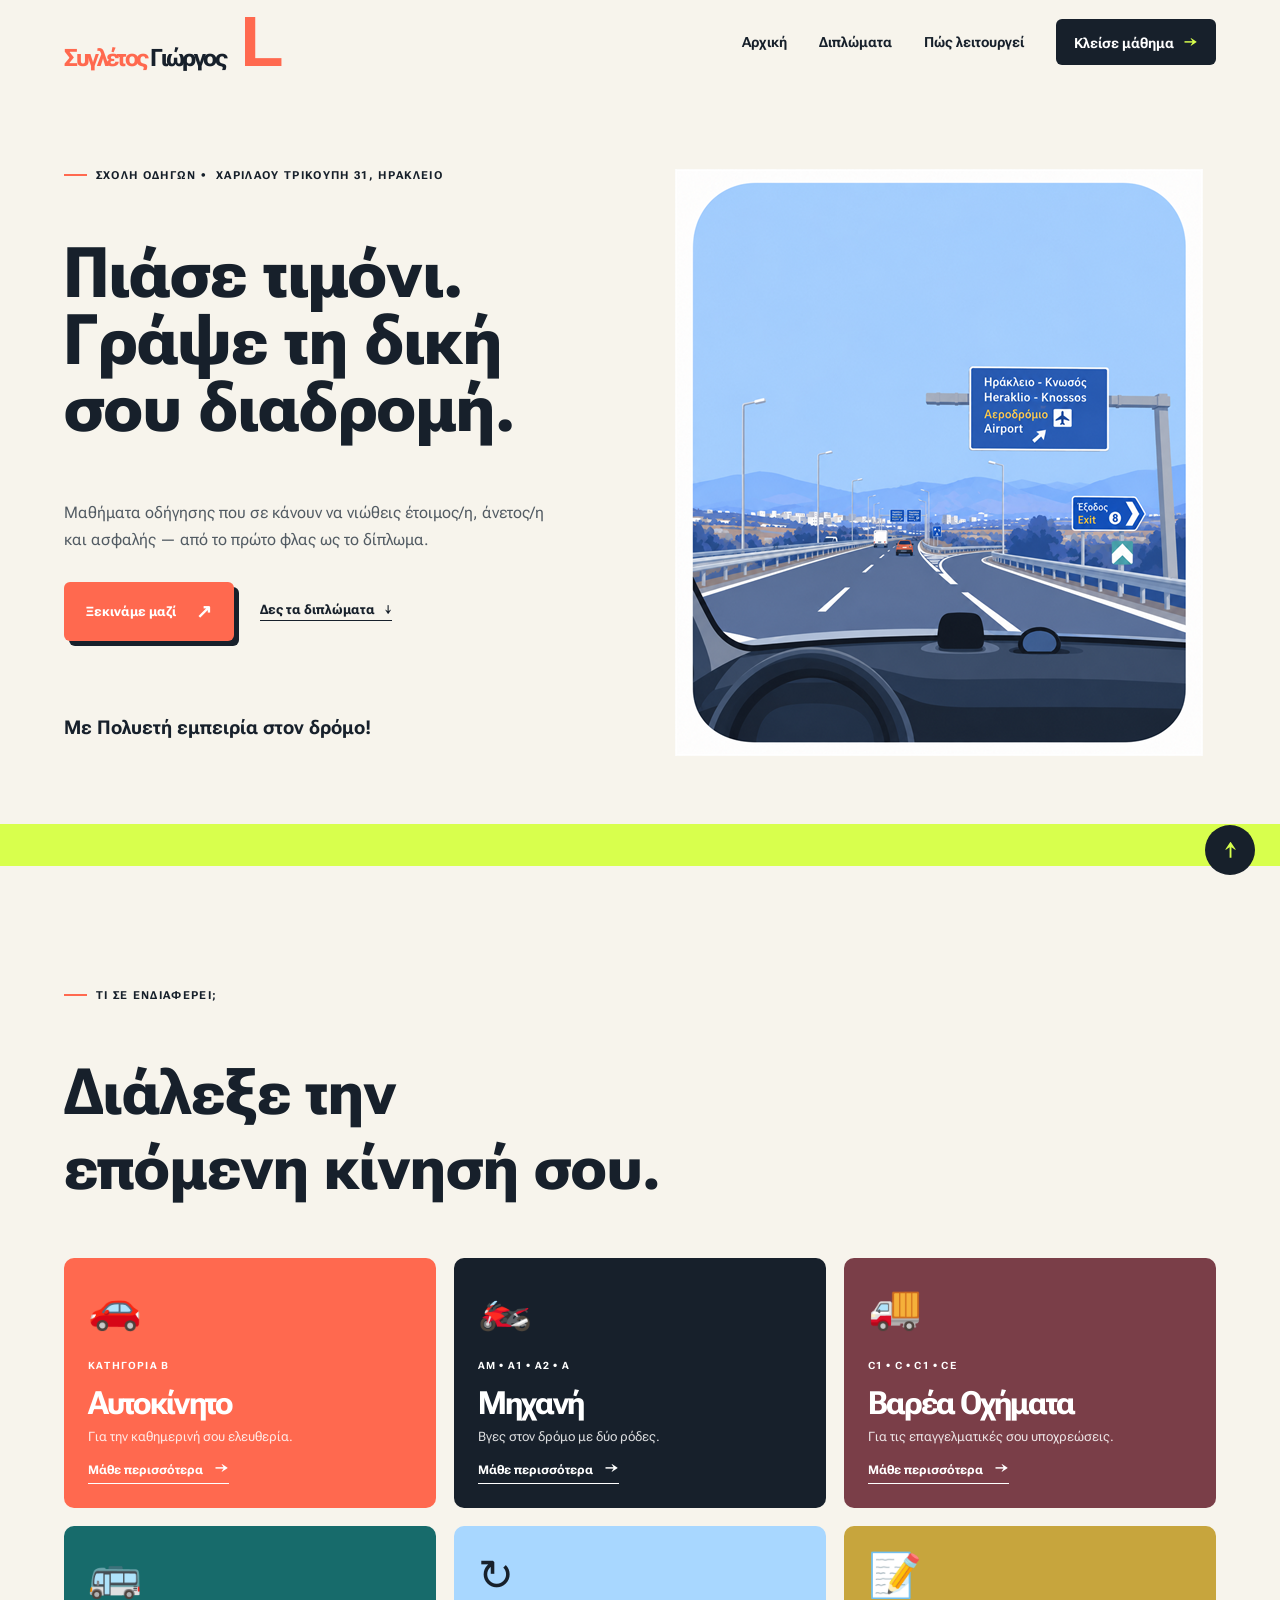
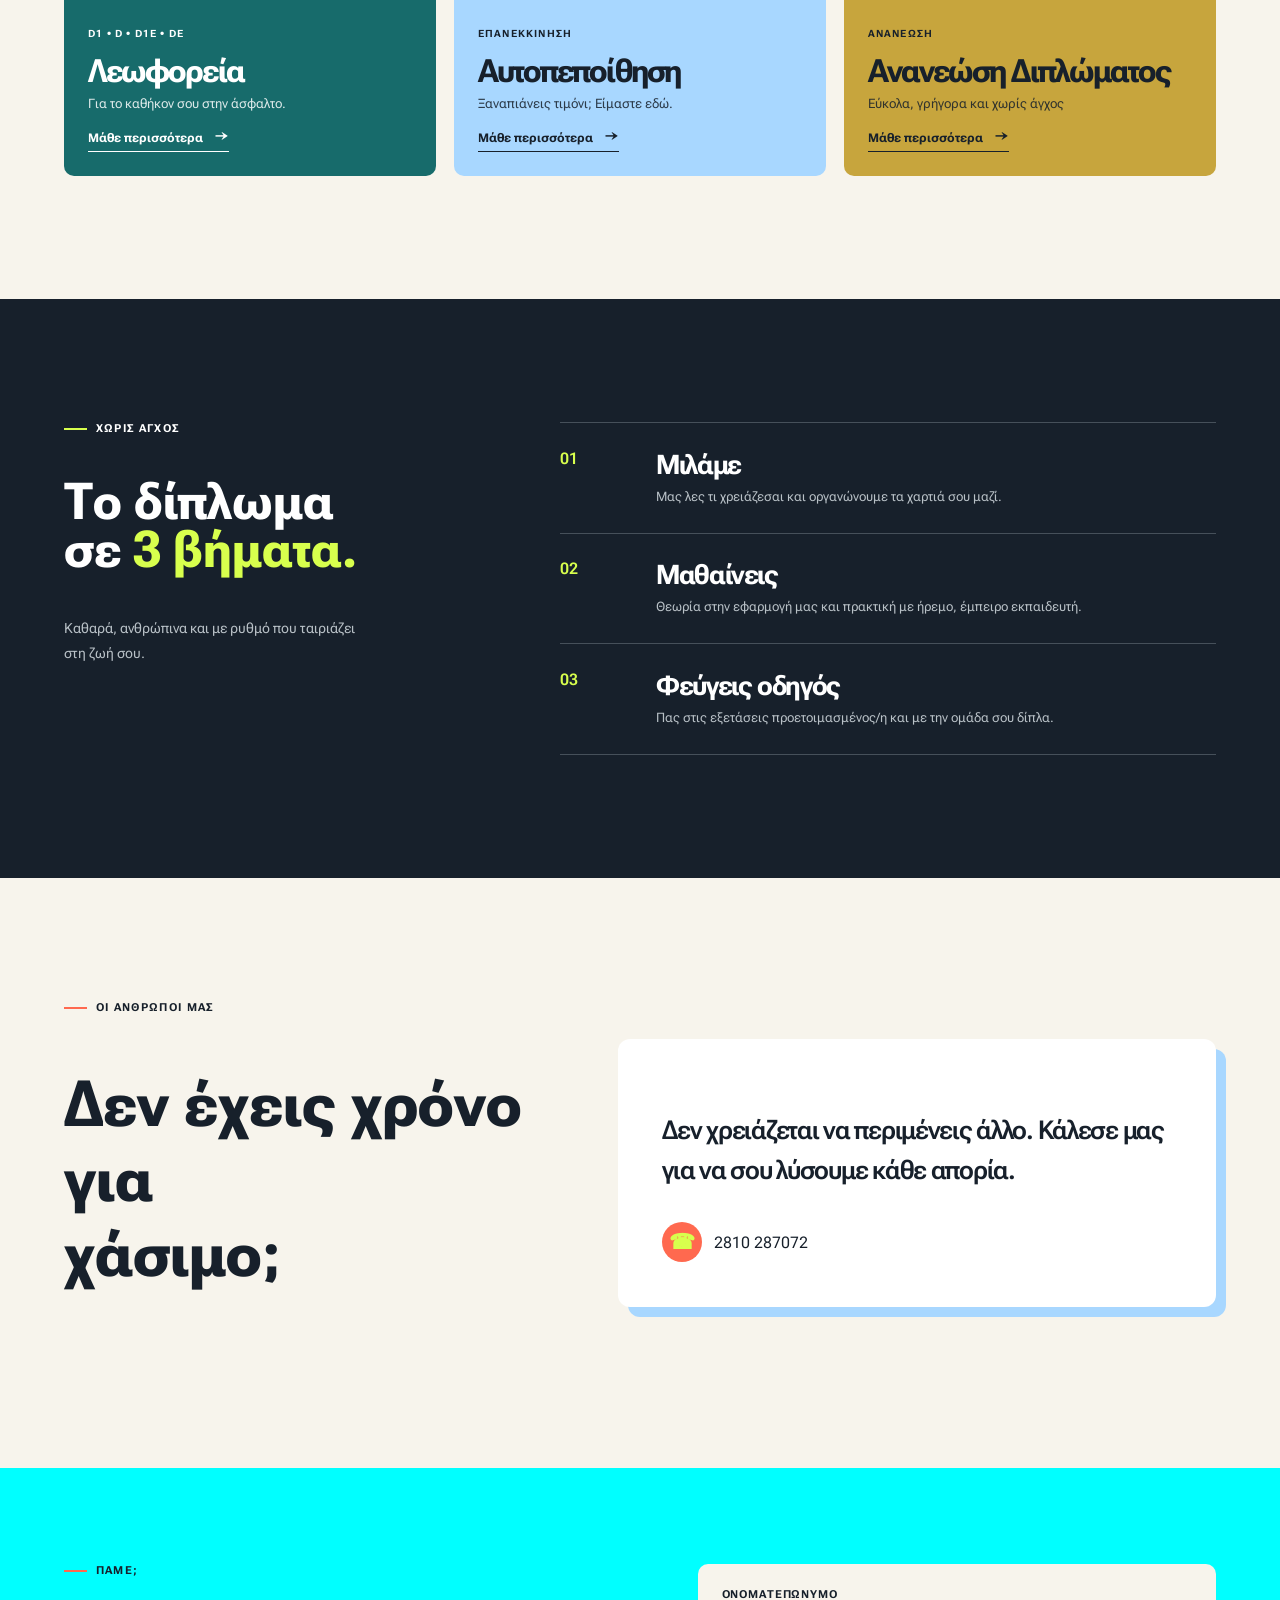
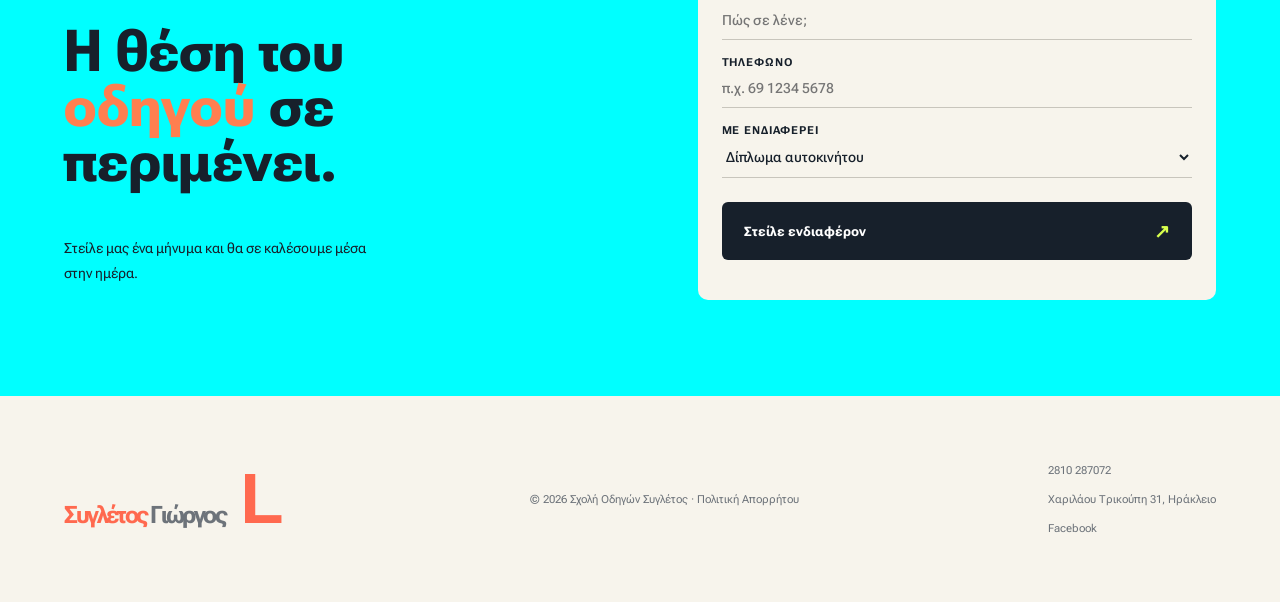
<file: index.html>
<!doctype html>
<html lang="el">
<head>
    <meta charset="UTF-8">
    <meta name="viewport" content="width=device-width, initial-scale=1.0">

    <meta name="description" content="DriveUp Ηράκλειο — Μαθήματα οδήγησης για δίπλωμα αυτοκινήτου και μηχανής, με σύγχρονο τρόπο.">

    <title>Sigletos | Sxoli Odigon</title>

 <link rel="preconnect" href="https://fonts.googleapis.com">
<link rel="preconnect" href="https://fonts.gstatic.com" crossorigin>

<link
  href="https://fonts.googleapis.com/css2?family=Roboto+Flex:opsz,wght@8..144,400..800&display=swap"
  rel="stylesheet"
>

    <link rel="stylesheet" href="styles.css">
</head>
<body>
  <a class="skip-link" href="#main">Πήγαινε στο περιεχόμενο</a>
  <header class="site-header">
    
    <a class="logo" href="#top" aria-label="DriveUp αρχική"><span>Συγλέτος </span>Γιώργος <span style="padding: 0px; font-weight: 700; text-transform: uppercase; cursor: text; line-height: 1.9; letter-spacing: -2.7px; word-spacing: 0px; font-family: 'Space Grotesk', sans-serif;" class="logo-dot">L</span> </a>
    <button class="menu-toggle" aria-expanded="false" aria-controls="primary-nav" aria-label="Άνοιγμα μενού"><span></span><span></span><span></span></button>
    <nav id="primary-nav" class="primary-nav" aria-label="Κύρια πλοήγηση">
      <a href="index.html">Αρχική</a>
      <a href="diploma.html">Διπλώματα</a>
      <a href="#how">Πώς λειτουργεί</a>
      
      <a href="contact.html" class="nav-cta">Κλείσε μάθημα <span>→</span></a>
    </nav>
  </header>

  <main id="main">
    <section class="hero" id="top">
      <div class="hero-copy">
        <p class="eyebrow"><span></span> Σχολή οδηγών •<a href="https://maps.app.goo.gl/XZADgtaQS1KhH8Uf9" class="tell"> Χαριλάου Τρικούπη 31, Ηράκλειο</a></p>
        <h1>Πιάσε τιμόνι.<br /><em>Γράψε</em> τη δική σου διαδρομή.</h1>
        <p class="hero-text">Μαθήματα οδήγησης που σε κάνουν να νιώθεις έτοιμος/η, άνετος/η και ασφαλής — από το πρώτο φλας ως το δίπλωμα.</p>
        <div class="hero-actions">
          <a class="button button-primary" href="#contact">Ξεκινάμε μαζί <span>↗</span></a>
          <a class="text-link" href="#courses">Δες τα διπλώματα <span>↓</span></a>
        </div>
        <div class="hero-stats" arial-label="Στατιστικά σχολής">
          <div><strong>Με Πολυετή εμπειρία στον δρόμο!</strong></div>
        </div>
      </div>
      <div class="voak"> <img src="pic/voak.png"></div>
    </section>

    <section class="ticker" aria-label="Παροχές">
      <div><span>ΠΡΑΚΤΙΚΑ ΜΑΘΗΜΑΤΑ <i>✦</i> ΕΥΕΛΙΚΤΟ ΩΡΑΡΙΟ <i>✦</i> ΟΠΙΣΘΟΓΩΝΙΕΣ (ΠΑΙΧΝΙΔΑΚΙ) <i>✦</i> ΔΙΠΛΑ ΣΟΥ ΣΕ ΚΑΘΕ ΣΤΡΟΦΗ <i>✦</i> ΠΡΑΚΤΙΚΑ ΜΑΘΗΜΑΤΑ <i>✦</i> ΕΥΕΛΙΚΤΟ ΩΡΑΡΙΟ <i>✦</i> ΗΡΕΜΙΑ ΣΤΟ ΤΙΜΟΝΙ<i>✦</i></span>
      <span>ΠΡΑΚΤΙΚΑ ΜΑΘΗΜΑΤΑ <i>✦</i> ΕΥΕΛΙΚΤΟ ΩΡΑΡΙΟ <i>✦</i> ΟΠΙΣΘΟΓΩΝΙΕΣ (ΠΑΙΧΝΙΔΑΚΙ) <i>✦</i> ΔΙΠΛΑ ΣΟΥ ΣΕ ΚΑΘΕ ΣΤΡΟΦΗ <i>✦</i> ΠΡΑΚΤΙΚΑ ΜΑΘΗΜΑΤΑ <i>✦</i> ΕΥΕΛΙΚΤΟ ΩΡΑΡΙΟ <i>✦</i> ΗΡΕΜΙΑ ΣΤΟ ΤΙΜΟΝΙ<i>✦</i></span>
         <span>ΠΡΑΚΤΙΚΑ ΜΑΘΗΜΑΤΑ <i>✦</i> ΕΥΕΛΙΚΤΟ ΩΡΑΡΙΟ <i>✦</i> ΟΠΙΣΘΟΓΩΝΙΕΣ (ΠΑΙΧΝΙΔΑΚΙ) <i>✦</i> ΔΙΠΛΑ ΣΟΥ ΣΕ ΚΑΘΕ ΣΤΡΟΦΗ <i>✦</i> ΠΡΑΚΤΙΚΑ ΜΑΘΗΜΑΤΑ <i>✦</i> ΕΥΕΛΙΚΤΟ ΩΡΑΡΙΟ <i>✦</i> ΗΡΕΜΙΑ ΣΤΟ ΤΙΜΟΝΙ<i>✦</i></span>
      </div>
    </section>

    <section class="courses section" id="courses">
      <div class="section-heading"><p class="eyebrow"><span></span> Τι σε ενδιαφέρει;</p><h2>Διάλεξε την<br /><em>επόμενη</em> κίνησή σου.</h2></div>
      <div class="course-grid">
        <article class="course-card course-car" id="course-car"><div class="course-icon">🚗</div><p>ΚΑΤΗΓΟΡΙΑ Β</p><h3>Αυτοκίνητο</h3><span>Για την καθημερινή σου ελευθερία.</span><a href="diploma.html#course-car" aria-label="Ενδιαφέρομαι για δίπλωμα αυτοκινήτου">Μάθε περισσότερα <b>→</b></a></article>
        <article class="course-card course-bike" id="course-bike"><div class="course-icon">🏍️</div><p>ΑΜ • Α1 • Α2 • Α</p><h3>Μηχανή</h3><span>Βγες στον δρόμο με δύο ρόδες.</span><a href="diploma.html#course-bike" aria-label="Ενδιαφέρομαι για δίπλωμα μηχανής">Μάθε περισσότερα <b>→</b></a></article>
        <article class="course-card course-truck" id="course-truck"><div class="course-icon">🚚</div><p>C1 • C • C1 • CE</p><h3>Βαρέα Οχήματα</h3><span>Για τις επαγγελματικές σου υποχρεώσεις.</span><a href="diploma.html#course-truck" aria-label="Ενδιαφέρομαι για δίπλωμα μηχανής">Μάθε περισσότερα <b>→</b></a></article>
        <article class="course-card course-bus" id="course-bus"><div class="course-icon">🚌</div><p>D1 • D • D1E • DE</p><h3>Λεωφορεία</h3><span>Για το καθήκον σου στην άσφαλτο.</span><a href="diploma.html#course-bus" aria-label="Ενδιαφέρομαι για δίπλωμα μηχανής">Μάθε περισσότερα <b>→</b></a></article>
        <article class="course-card course-refresh"><div class="course-icon">↻</div><p>ΕΠΑΝΕΚΚΙΝΗΣΗ</p><h3>Αυτοπεποίθηση</h3><span>Ξαναπιάνεις τιμόνι; Είμαστε εδώ.</span><a href="contact.html" aria-label="Ενδιαφέρομαι για μαθήματα επανεκκίνησης">Μάθε περισσότερα <b>→</b></a></article>
      <article class="course-card course-refresh1"><div class="course-icon">📝</div><p>ΑΝΑΝΕΩΣΗ </p><h3>Ανανεώση Διπλώματος</h3><span>Εύκολα, γρήγορα και χωρίς άγχος</span><a href="contact.html" aria-label="Ενδιαφέρομαι για μαθήματα επανεκκίνησης">Μάθε περισσότερα <b>→</b></a></article>
      </div>
    </section>

    <section class="how section" id="how">
      <div class="how-intro"><p class="eyebrow light"><span></span> Χωρίς άγχος</p><h2 class="ho1">Το δίπλωμα<br />σε <em>3 βήματα.</em></h2><p>Καθαρά, ανθρώπινα και με ρυθμό που ταιριάζει στη ζωή σου.</p></div>
      <ol class="steps">
        <li><span>01</span><div><h3>Μιλάμε</h3><p>Μας λες τι χρειάζεσαι και οργανώνουμε τα χαρτιά σου μαζί.</p></div></li>
        <li><span>02</span><div><h3>Μαθαίνεις</h3><p>Θεωρία στην εφαρμογή μας και πρακτική με ήρεμο, έμπειρο εκπαιδευτή.</p></div></li>
        <li><span>03</span><div><h3>Φεύγεις οδηγός</h3><p>Πας στις εξετάσεις προετοιμασμένος/η και με την ομάδα σου δίπλα.</p></div></li>
      </ol>
    </section>

    <section class="reviews section" id="reviews">
      <div class="section-heading"><p class="eyebrow"><span></span> Οι άνθρωποί μας</p><h2>Δεν έχεις χρόνο για<br /><em>χάσιμο;</em></h2></div>
      <div class="quote-card"><div class="quote-mark"></div><blockquote>Δεν χρειάζεται να περιμένεις άλλο. Κάλεσε μας για να σου λύσουμε κάθε απορία.</blockquote>
        <div class="reviewer"><div class="avatar">☎</div>
          <a href="tel:+302810287072"  class="tell">2810 287072</a> </div></div>
    </section>

    <section class="contact" id="contact">
      <div><p class="eyebrow"><span></span> Πάμε;</p><h2 class="dr">Η θέση του<br /><em class="em1">οδηγού</em> σε περιμένει.</h2><p>Στείλε μας ένα μήνυμα και θα σε καλέσουμε μέσα στην ημέρα.</p></div>
      <form class="contact-form js-contact-form"
      action="https://formspree.io/f/meaedwek"
      method="post">

    <label>
        Ονοματεπώνυμο
        <input type="text"
               name="name"
               placeholder="Πώς σε λένε;"
               required />
    </label>

    <label>
        Τηλέφωνο
        <input type="tel"
               name="phone"
               placeholder="π.χ. 69 1234 5678"
               required />
    </label>

    <label>
              Με ενδιαφέρει
              <select name="course" id="course" required>
                  <option value="Δίπλωμα αυτοκινήτου">Δίπλωμα αυτοκινήτου</option>
            <option value="Δίπλωμα μηχανής">Δίπλωμα μηχανής</option>
          <option value="Δίπλωμα Βαρέων Οχημάτων">Δίπλωμα Βαρέων Οχημάτων</option>
            <option value="Μαθήματα επανεκκίνησης">Μαθήματα επανεκκίνησης</option>
          <option value="Ανανέωση Διπλώματος">Ανανέωση Διπλώματος</option>
            <option value="Άλλο">Άλλο</option>
              </select>
          </label>

    <label id="other_course_wrapper" style="display: none;">
              Γράψε μας τι σε ενδιαφέρει

              <textarea
                  id="other_course"
                  name="other_course"
                  placeholder="Περιέγραψε τι ακριβώς χρειάζεσαι..."
                  minlength="3" class="other"
              ></textarea>
          </label>

    <button class="button button-dark" type="submit">
        Στείλε ενδιαφέρον <span>↗</span>
    </button>

    <p class="form-message" aria-live="polite"></p>

</form>
    </section>
  </main>
  <footer>
    <a class="logo" href="#top">
      <span>Συγλέτος</span> Γιώργος
      <span style="padding: 0px; font-weight: 700; text-transform: uppercase; cursor: text; line-height: 1.9; letter-spacing: -2.7px; word-spacing: 0px; font-family: 'Space Grotesk', sans-serif;" class="logo-dot">L</span>
    </a>
    <p>
        &copy; 2026 Σχολή Οδηγών Συγλέτος ·
        <a href="privacy.html">Πολιτική Απορρήτου</a>
    </p>
    <div>
      <a href="tel:+302810287072"  class="tell">2810 287072</a>
    <a href="https://maps.app.goo.gl/XZADgtaQS1KhH8Uf9" class="tell">Χαριλάου Τρικούπη 31, Ηράκλειο</a>
      <a href="https://www.facebook.com/profile.php?id=100080358432239">Facebook</a>
    </div></footer>
<a href="#" class="btn btn-brand back-to-top">↑</a>
<script src="script.js" defer></script>
</body>
</html>
</file>
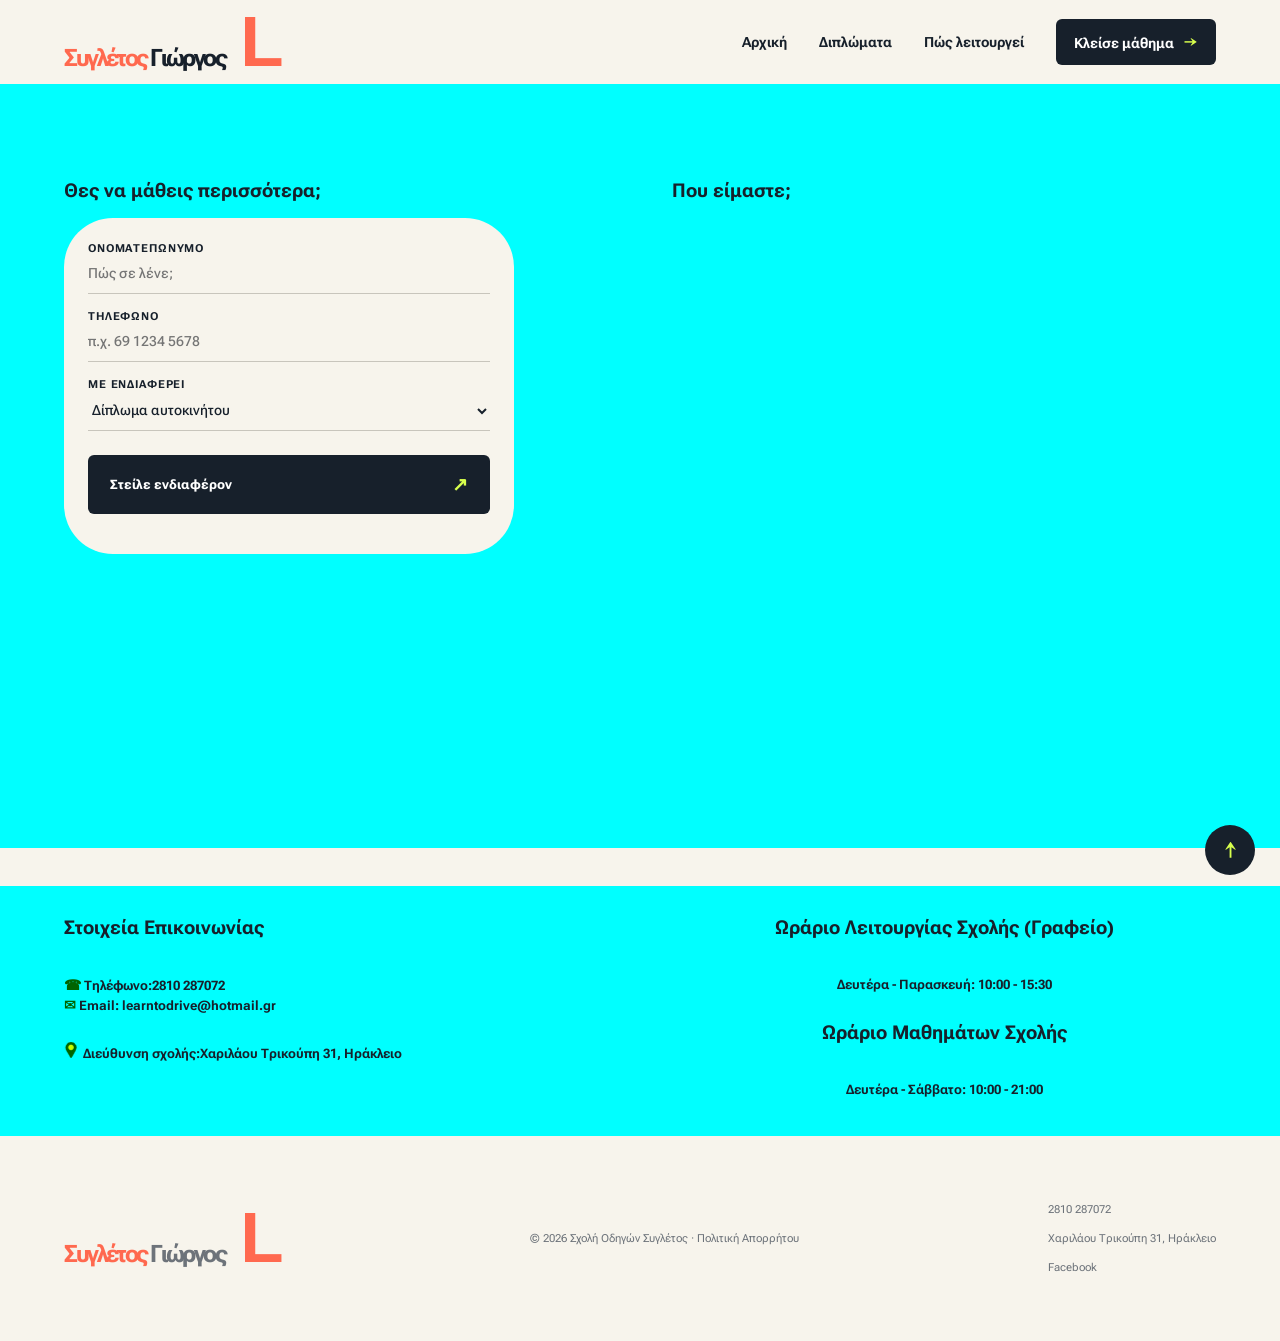
<file: contact.html>
<!doctype html>
<html lang="el">
<head>
  <meta charset="UTF-8" />
  <meta name="viewport" content="width=device-width, initial-scale=1.0">
  <meta name="description" content="DriveUp Ηράκλειο — Μαθήματα οδήγησης για δίπλωμα αυτοκινήτου και μηχανής, με σύγχρονο τρόπο." />
  <title>Sigletos | Contact</title>
  <link rel="preconnect" href="https://fonts.googleapis.com">
<link rel="preconnect" href="https://fonts.gstatic.com" crossorigin>

<link
  href="https://fonts.googleapis.com/css2?family=Roboto+Flex:opsz,wght@8..144,400..800&display=swap"
  rel="stylesheet"
>
  <link rel="stylesheet" href="styles.css" />
</head>
<body>
    <a class="skip-link" href="#main">Πήγαινε στο περιεχόμενο</a>
  <header class="site-header">
    
    <a class="logo" href="index.html"><span>Συγλέτος </span>Γιώργος <span style="padding: 0px; font-weight: 700; text-transform: uppercase; cursor: text; line-height: 1.9; letter-spacing: -2.7px; word-spacing: 0px; font-family: 'Space Grotesk', sans-serif;" class="logo-dot">L</span> </a>
    <button class="menu-toggle" aria-expanded="false" aria-controls="primary-nav" aria-label="Άνοιγμα μενού"><span></span><span></span><span></span></button>
    <nav id="primary-nav" class="primary-nav" aria-label="Κύρια πλοήγηση">
        <a href="index.html">Αρχική</a>
      <a href="diploma.html">Διπλώματα</a>
      <a href="index.html#how">Πώς λειτουργεί</a>
      
      <a href="contact.html" class="nav-cta">Κλείσε μάθημα <span>→</span></a>
    </nav>
  </header>
    <div class="con">
        <h3 class="loc">Θες να μάθεις περισσότερα;</h3>
            <form class="cona js-contact-form"
            action="https://formspree.io/f/meaedwek"
            method="post">

          <label>
              Ονοματεπώνυμο
              <input type="text"
                     name="name"
                     placeholder="Πώς σε λένε;"
                     required />
          </label>

          <label>
              Τηλέφωνο
              <input type="tel"
                     name="phone"
                     placeholder="π.χ. 69 1234 5678"
                     required />
          </label>

          <label>
              Με ενδιαφέρει
              <select name="course" id="course" required>
                  <option value="Δίπλωμα αυτοκινήτου">Δίπλωμα αυτοκινήτου</option>
            <option value="Δίπλωμα μηχανής">Δίπλωμα μηχανής</option>
          <option value="Δίπλωμα Βαρέων Οχημάτων">Δίπλωμα Βαρέων Οχημάτων</option>
            <option value="Μαθήματα επανεκκίνησης">Μαθήματα επανεκκίνησης</option>
          <option value="Ανανέωση Διπλώματος">Ανανέωση Διπλώματος</option>
            <option value="Άλλο">Άλλο</option>
              </select>
          </label>

          <label id="other_course_wrapper" style="display: none;">
              Γράψε μας τι σε ενδιαφέρει

              <textarea
                  id="other_course"
                  name="other_course"
                  placeholder="Περιέγραψε τι ακριβώς χρειάζεσαι..."
                  minlength="3" class="other"
              ></textarea>
          </label>

          <button class="button button-dark" type="submit">
              Στείλε ενδιαφέρον <span>↗</span>
          </button>

          <p class="form-message" aria-live="polite"></p>

      </form>
        <h3 class="loca">Που είμαστε;</h3>
     <iframe
    class="google-map"
    src="https://www.google.com/maps/embed?pb=!1m18!1m12!1m3!1d3254.8735007279515!2d25.133495975282525!3d35.33396264897309!2m3!1f0!2f0!3f0!3m2!1i1024!2i768!4f13.1!3m3!1m2!1s0x149a5a2a1bb08129%3A0x86a9fa6af0619bc6!2zzqfOsc-BLiDOpM-BzrnOus6_z43PgM63IDMxLCDOl8-BzqzOus67zrXOuc6_IDcxMyAwNiwgzpXOu867zqzOtM6x!5e0!3m2!1sel!2sat!4v1788269536653!5m2!1sel!2sat"
    width="754"
    height="600"
    allowfullscreen
    loading="lazy"
    referrerpolicy="strict-origin-when-cross-origin"
    title="Τοποθεσία σχολής οδηγών">
</iframe>
    </div>
	<br>
	<br>
    <div class="con con1">
        <h3 class="loca1">Στοιχεία Επικοινωνίας</h3>
		<h5 class="loca2"><span class="loca21">☎</span> Τηλέφωνο:<a href="tel:+302810287072"  class="tell">2810 287072</a></h5>
		<h5 class="loca4"><img src="pic/location-2955_24.png" class="loca41"> Διεύθυνση σχολής:<a href="https://maps.app.goo.gl/XZADgtaQS1KhH8Uf9" class="tell">Χαριλάου Τρικούπη 31, Ηράκλειο</a></h5>
		<h5 class="loca3"><span class="loca21">✉</span> Email:<a href="mailto:learntodrive@hotmail.gr" class="tell"> learntodrive@hotmail.gr</a></h5>
		<h3 class="loca5">Ωράριο Λειτουργίας Σχολής (Γραφείο)</h3>
		<h5 class="loca6">Δευτέρα - Παρασκευή: 10:00 - 15:30</h5>
		<h3 class="loca7">Ωράριο Μαθημάτων Σχολής</h3>
		<h5 class="loca8">Δευτέρα - Σάββατο: 10:00 - 21:00</h5>
    </div>
	
    <footer>
		<a class="logo" href="index.html"><span>Συγλέτος</span> Γιώργος
			<span style="padding: 0px; font-weight: 700; text-transform: uppercase; cursor: text; line-height: 1.9; letter-spacing: -2.7px; word-spacing: 0px; font-family: 'Space Grotesk', sans-serif;" class="logo-dot">L</span></a>
		<p>
        &copy; 2026 Σχολή Οδηγών Συγλέτος ·
        <a href="privacy.html">Πολιτική Απορρήτου</a>
    </p>
  <div>
      <a href="tel:+302810287072"  class="tell">2810 287072</a>
    <a href="https://maps.app.goo.gl/XZADgtaQS1KhH8Uf9" class="tell">Χαριλάου Τρικούπη 31, Ηράκλειο</a>
      <a href="https://www.facebook.com/profile.php?id=100080358432239">Facebook</a>
    </div></footer>
<a href="#" class="btn btn-brand back-to-top">↑</a>
<script src="script.js" defer></script>
</body>
</html>
</file>
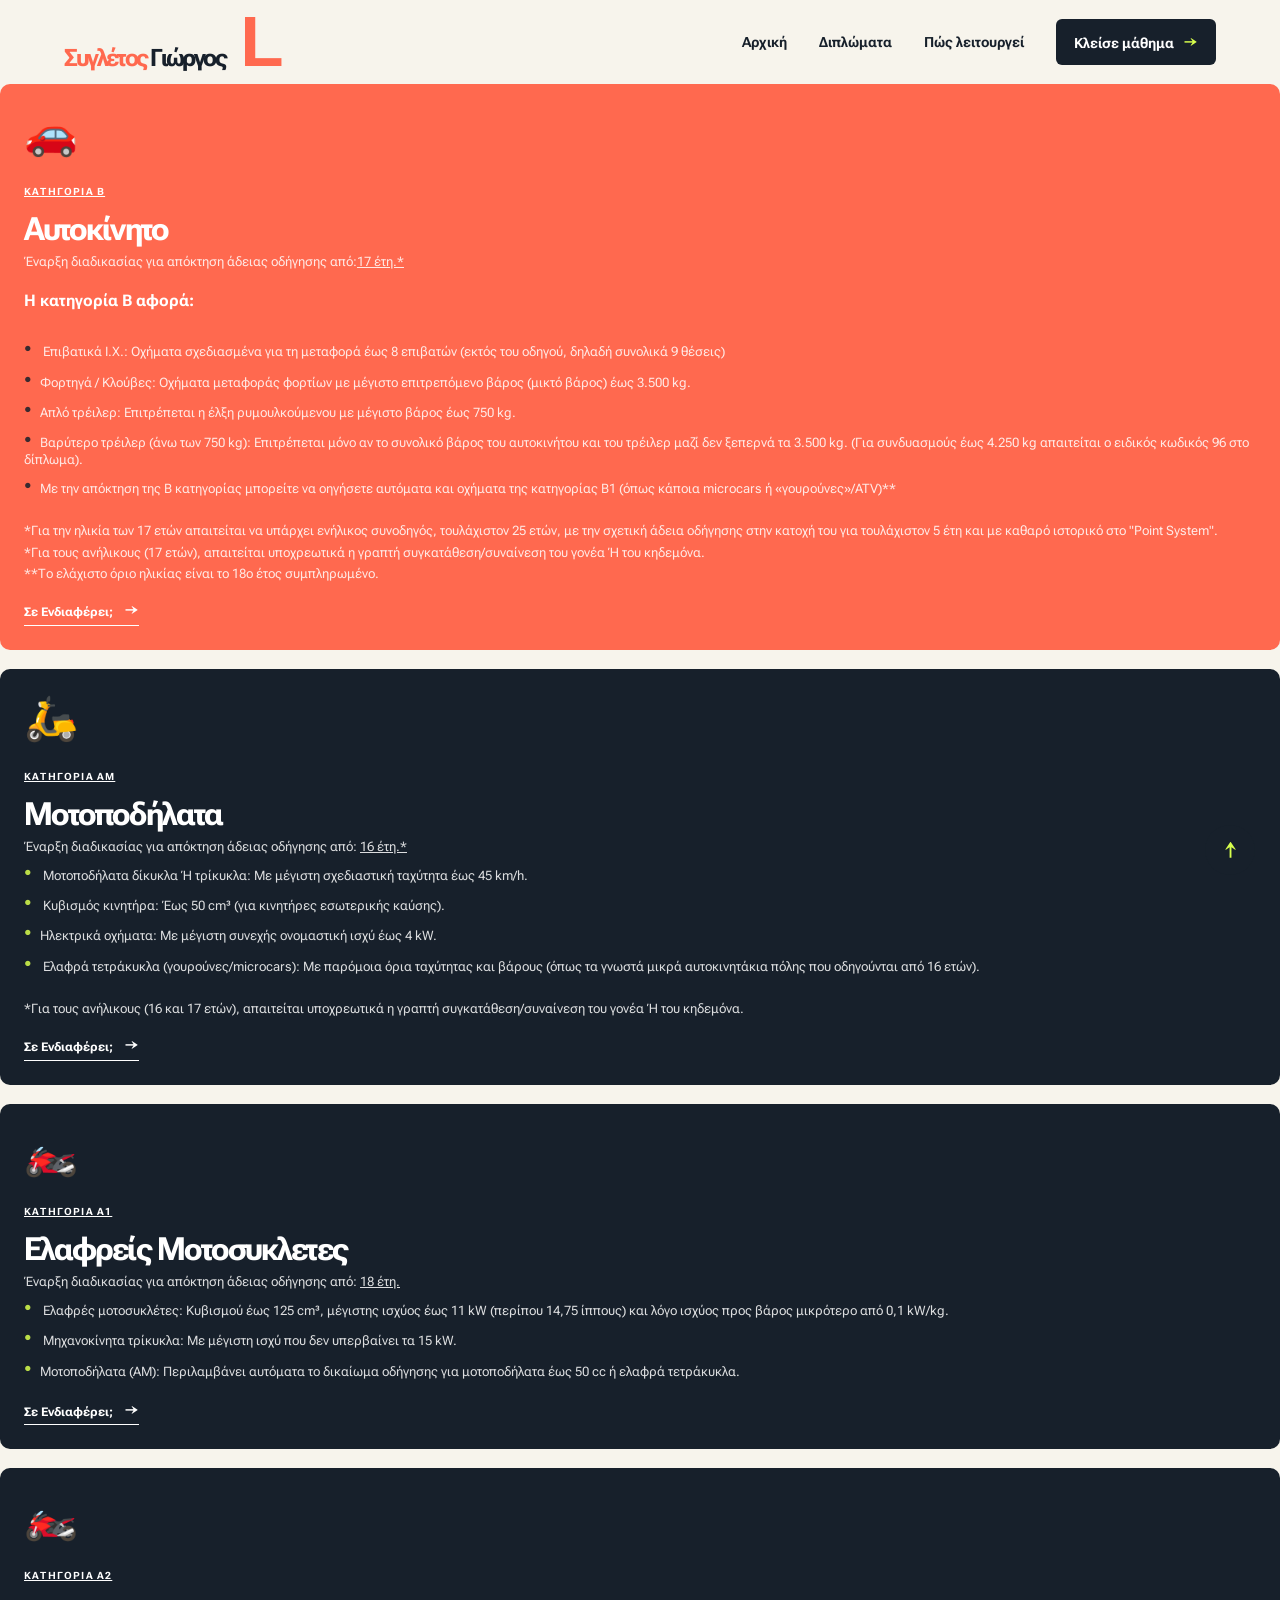
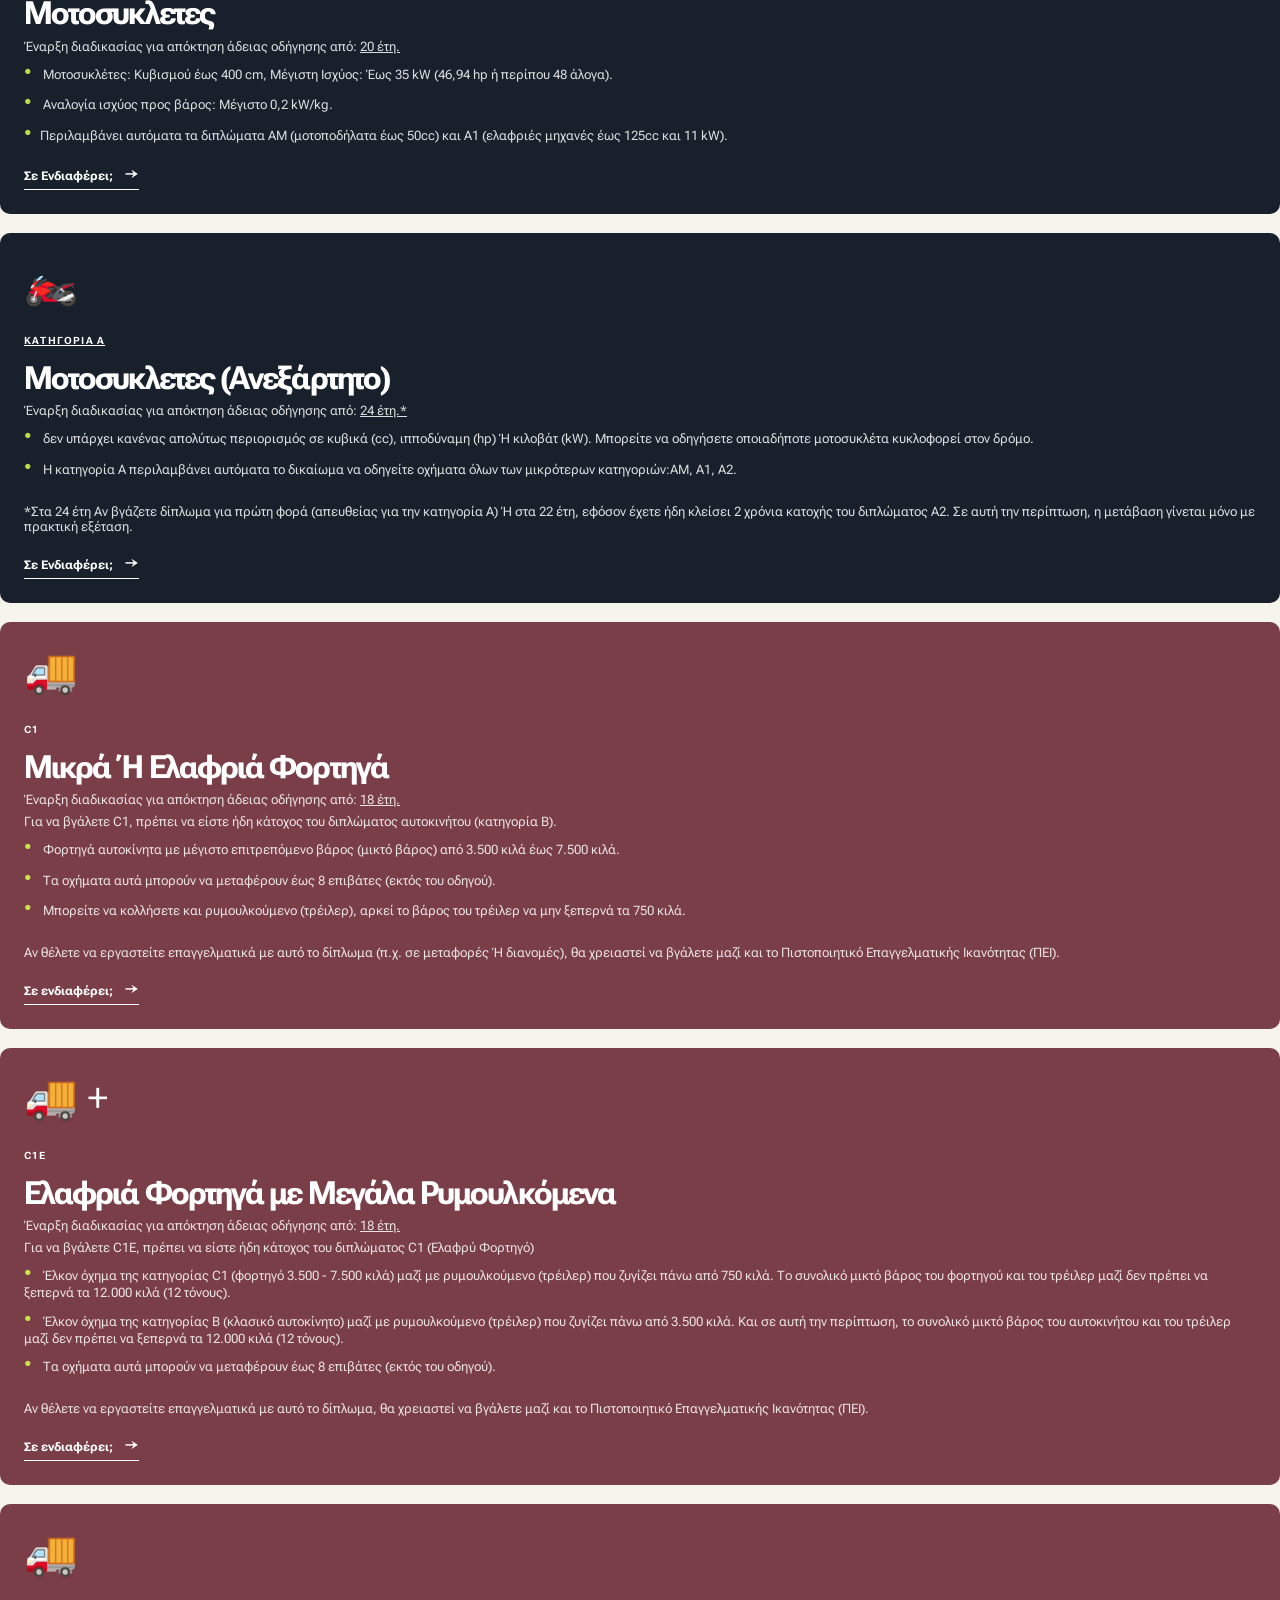
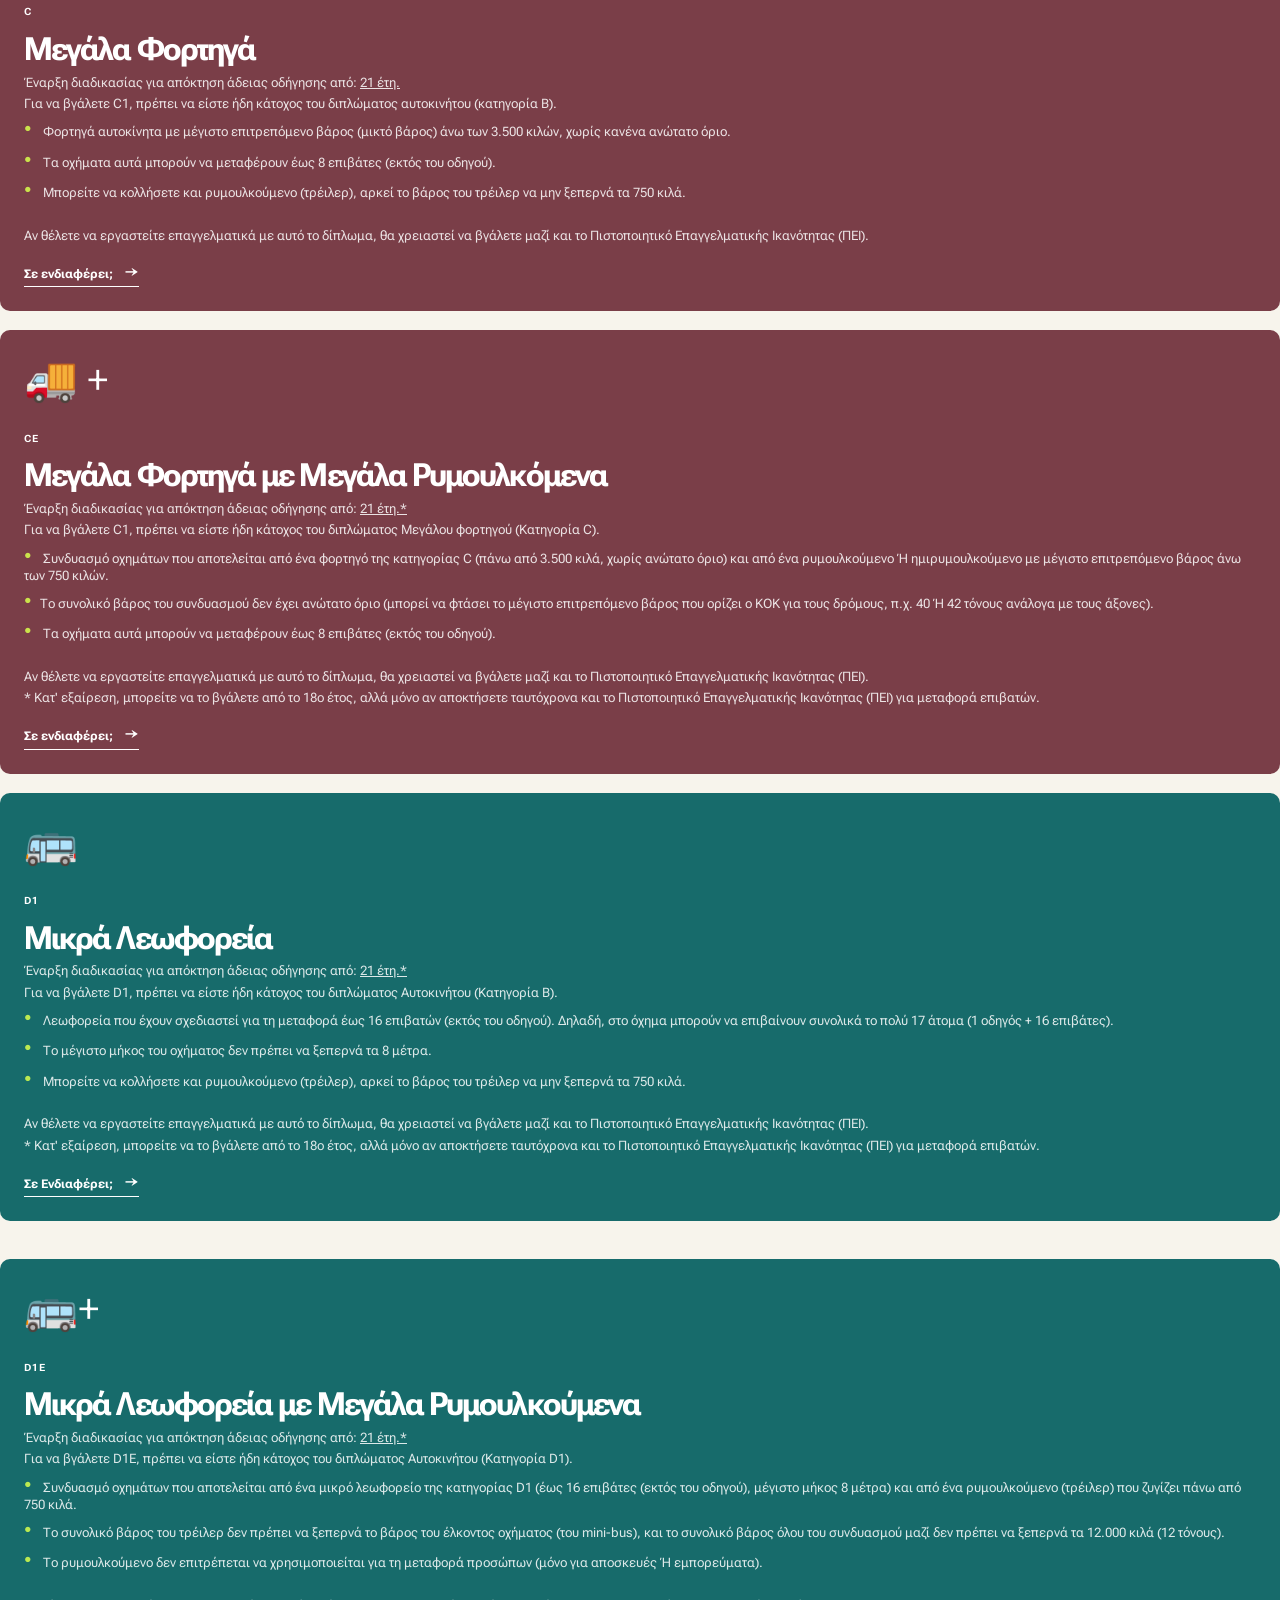
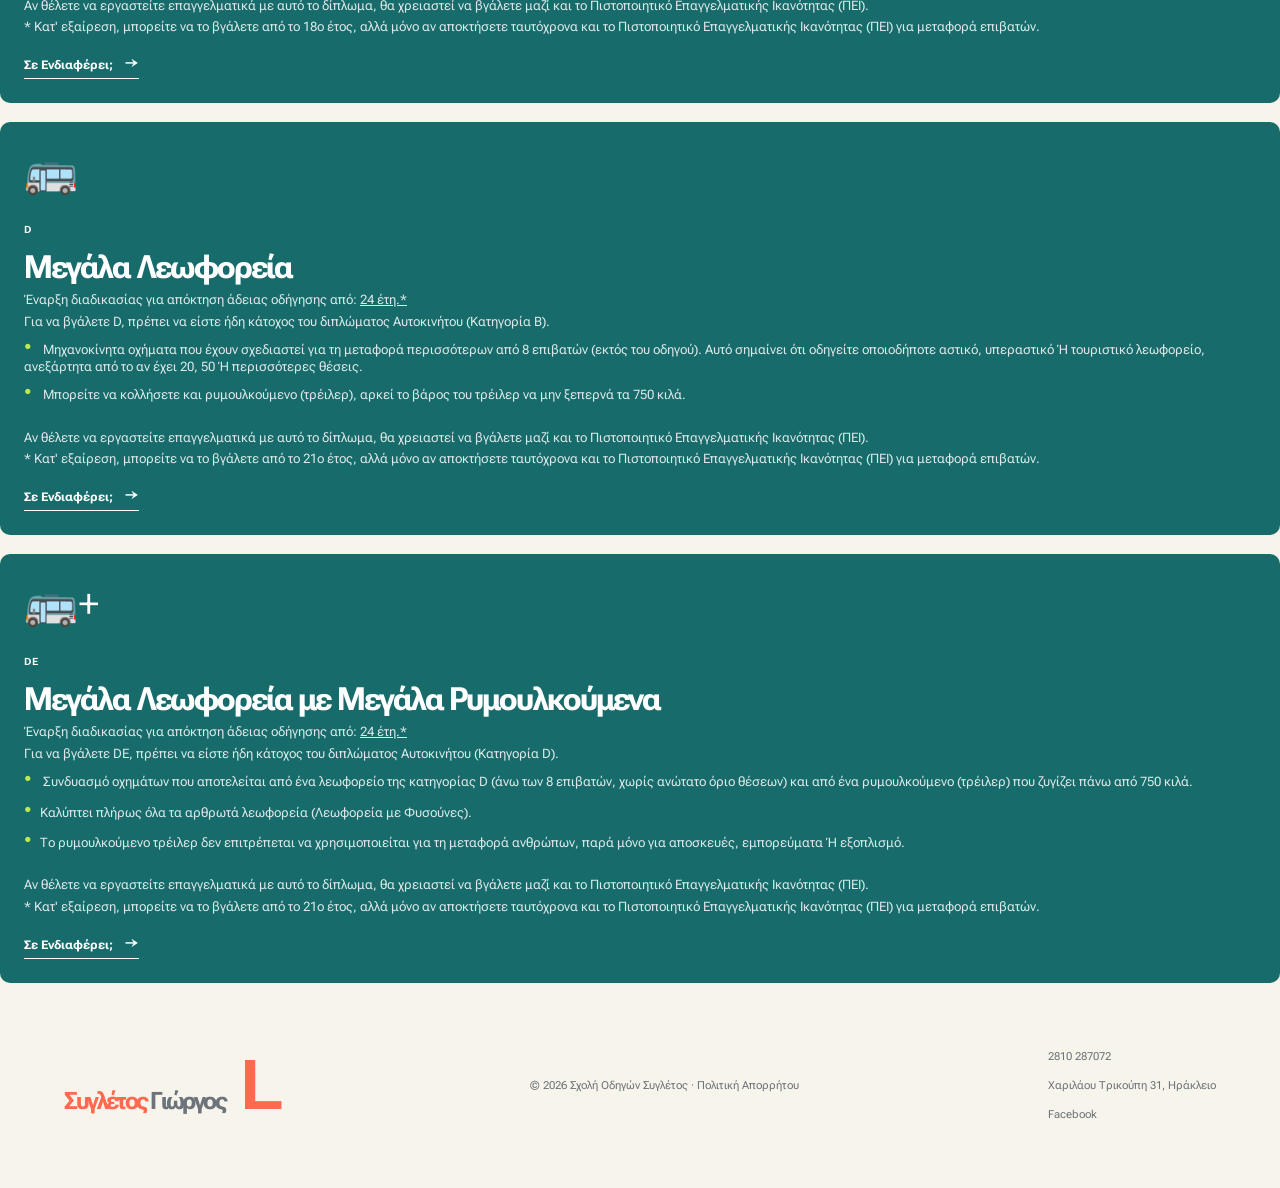
<file: diploma.html>
<!doctype html>
<html lang="el">
<head>
  <meta charset="UTF-8" />
  <meta name="viewport" content="width=device-width, initial-scale=1.0">
  <meta name="description" content="DriveUp Ηράκλειο — Μαθήματα οδήγησης για δίπλωμα αυτοκινήτου και μηχανής, με σύγχρονο τρόπο." />
  <title>Sigletos | Diploma</title>
  <link rel="preconnect" href="https://fonts.googleapis.com">
<link rel="preconnect" href="https://fonts.gstatic.com" crossorigin>

<link
  href="https://fonts.googleapis.com/css2?family=Roboto+Flex:opsz,wght@8..144,400..800&display=swap"
  rel="stylesheet"
>
  <link rel="stylesheet" href="styles.css" />
</head>
<body>
    <a class="skip-link" href="#main">Πήγαινε στο περιεχόμενο</a>
  <header class="site-header">
    
    <a class="logo" href="index.html"><span>Συγλέτος </span>Γιώργος <span style="padding: 0px; font-weight: 700; text-transform: uppercase; cursor: text; line-height: 1.9; letter-spacing: -2.7px; word-spacing: 0px; font-family: 'Space Grotesk', sans-serif;" class="logo-dot">L</span> </a>
    <button class="menu-toggle" aria-expanded="false" aria-controls="primary-nav" aria-label="Άνοιγμα μενού"><span></span><span></span><span></span></button>
    <nav id="primary-nav" class="primary-nav" aria-label="Κύρια πλοήγηση">
        <a href="index.html">Αρχική</a>
      <a href="diploma.html">Διπλώματα</a>
      <a href="index.html#how">Πώς λειτουργεί</a>
      
      <a href="contact.html" class="nav-cta">Κλείσε μάθημα <span>→</span></a>
    </nav>
  </header>
    <article class="course-card course-car" id="course-car">
      <div class="course-icon">🚗</div><p><u>ΚΑΤΗΓΟΡΙΑ Β</u></p><h3>Αυτοκίνητο</h3>
      <span>Έναρξη διαδικασίας για απόκτηση άδειας οδήγησης από:<U>17 έτη.*</U></span>
        <h4><span>Η κατηγορία Β αφορά: </span></h4>
        <span class="bullet1">  Επιβατικά Ι.Χ.: Οχήματα σχεδιασμένα για τη μεταφορά έως 8 επιβατών (εκτός του οδηγού, δηλαδή συνολικά 9 θέσεις)</span>
        <span class="bullet1">Φορτηγά / Κλούβες: Οχήματα μεταφοράς φορτίων με μέγιστο επιτρεπόμενο βάρος (μικτό βάρος) έως 3.500 kg.</span>
        <span class="bullet1">Απλό τρέιλερ: Επιτρέπεται η έλξη ρυμουλκούμενου με μέγιστο βάρος έως 750 kg.</span>
        <span class="bullet1">Βαρύτερο τρέιλερ (άνω των 750 kg): Επιτρέπεται μόνο αν το συνολικό βάρος του αυτοκινήτου και του τρέιλερ μαζί δεν ξεπερνά τα 3.500 kg. (Για συνδυασμούς έως 4.250 kg απαιτείται ο ειδικός κωδικός 96 στο δίπλωμα).</span>
      <span class="bullet1">Με την απόκτηση της Β κατηγορίας μπορείτε να οηγήσετε αυτόματα και οχήματα της κατηγορίας Β1 (όπως κάποια microcars ή «γουρούνες»/ATV)** </span>
        <br>
        <span>*Για την ηλικία των 17 ετών απαιτείται να υπάρχει ενήλικος συνοδηγός, τουλάχιστον 25 ετών, με την σχετική άδεια οδήγησης στην κατοχή του για τουλάχιστον 5 έτη και με καθαρό ιστορικό στο "Point System". </span>
      <span>*Για τους ανήλικους (17 ετών), απαιτείται υποχρεωτικά η γραπτή συγκατάθεση/συναίνεση του γονέα ή του κηδεμόνα. </span>
      <span>**Το ελάχιστο όριο ηλικίας είναι το 18ο έτος συμπληρωμένο. </span>
    <br>
      <a href="contact.html">Σε Ενδιαφέρει; <b>→</b></a></article>
  <br>
  <article class="course-card course-bike" id="course-bike"><div class="course-icon">🛵</div><p><u> ΚΑΤΗΓΟΡΙΑ ΑM</u></p><h3>Μοτοποδήλατα</h3>
      <span>Έναρξη διαδικασίας για απόκτηση άδειας οδήγησης από: <u>16 έτη.*</u></span>
      <span class="bullet">  Μοτοποδήλατα δίκυκλα ή τρίκυκλα: Με μέγιστη σχεδιαστική ταχύτητα έως 45 km/h.</span>
      <span class="bullet"> Κυβισμός κινητήρα: Έως 50 cm³ (για κινητήρες εσωτερικής καύσης).</span>
      <span class="bullet">Ηλεκτρικά οχήματα: Με μέγιστη συνεχής ονομαστική ισχύ έως 4 kW. </span>
      <span class="bullet">  Ελαφρά τετράκυκλα (γουρούνες/microcars): Με παρόμοια όρια ταχύτητας και βάρους (όπως τα γνωστά μικρά αυτοκινητάκια πόλης που οδηγούνται από 16 ετών).</span>
    <br>
    <span>*Για τους ανήλικους (16 και 17 ετών), απαιτείται υποχρεωτικά η γραπτή συγκατάθεση/συναίνεση του γονέα ή του κηδεμόνα. </span>
<br>
      <a href="contact.html" aria-label="Ενδιαφέρομαι για δίπλωμα μηχανής">Σε Ενδιαφέρει; <b>→</b></a></article>
 <br>
  <article class="course-card course-bike"><div class="course-icon">🏍️</div><p><u> ΚΑΤΗΓΟΡΙΑ Α1</u></p><h3>Ελαφρείς Μοτοσυκλετες</h3>
      <span>Έναρξη διαδικασίας για απόκτηση άδειας οδήγησης από: <u>18 έτη.</u></span>
      <span class="bullet">  Ελαφρές μοτοσυκλέτες: Κυβισμού έως 125 cm³, μέγιστης ισχύος έως 11 kW (περίπου 14,75 ίππους) και λόγο ισχύος προς βάρος μικρότερο από 0,1 kW/kg.</span>
      <span class="bullet"> Μηχανοκίνητα τρίκυκλα: Με μέγιστη ισχύ που δεν υπερβαίνει τα 15 kW.</span>
            <span class="bullet">Μοτοποδήλατα (AM): Περιλαμβάνει αυτόματα το δικαίωμα οδήγησης για μοτοποδήλατα έως 50 cc ή ελαφρά τετράκυκλα. </span>
<br>
      <a href="contact.html" aria-label="Ενδιαφέρομαι για δίπλωμα μηχανής">Σε Ενδιαφέρει; <b>→</b></a></article>
  <br>
  <article class="course-card course-bike"><div class="course-icon">🏍️</div><p><u> ΚΑΤΗΓΟΡΙΑ Α2</u></p><h3>Μοτοσυκλετες</h3>
      <span>Έναρξη διαδικασίας για απόκτηση άδειας οδήγησης από: <u>20 έτη.</u></span>
      <span class="bullet"> Μοτοσυκλέτες: Κυβισμού έως 400 cm, Μέγιστη Ισχύος: Έως 35 kW (46,94 hp ή περίπου 48 άλογα).</span>
      <span class="bullet"> Αναλογία ισχύος προς βάρος: Μέγιστο 0,2 kW/kg.</span>
            <span class="bullet">Περιλαμβάνει αυτόματα τα διπλώματα AM (μοτοποδήλατα έως 50cc) και A1 (ελαφριές μηχανές έως 125cc και 11 kW). </span>
    <br>
    <a href="contact.html" aria-label="Ενδιαφέρομαι για δίπλωμα μηχανής">Σε Ενδιαφέρει; <b>→</b></a></article>
    <br>
  <article class="course-card course-bike"><div class="course-icon">🏍️</div><p><u> ΚΑΤΗΓΟΡΙΑ Α</u></p><h3>Μοτοσυκλετες (Ανεξάρτητο)</h3>
      <span>Έναρξη διαδικασίας για απόκτηση άδειας οδήγησης από: <u>24 έτη.*</u></span>
      <span class="bullet"> δεν υπάρχει κανένας απολύτως περιορισμός σε κυβικά (cc), ιπποδύναμη (hp) ή κιλοβάτ (kW). Μπορείτε να οδηγήσετε οποιαδήποτε μοτοσυκλέτα κυκλοφορεί στον δρόμο.</span>
      <span class="bullet"> Η κατηγορία Α περιλαμβάνει αυτόματα το δικαίωμα να οδηγείτε οχήματα όλων των μικρότερων κατηγοριών:ΑΜ, Α1, Α2.</span>
      <br>
    <span>*Στα 24 έτη Αν βγάζετε δίπλωμα για πρώτη φορά (απευθείας για την κατηγορία Α) ή στα 22 έτη, εφόσον έχετε ήδη κλείσει 2 χρόνια κατοχής του διπλώματος Α2. Σε αυτή την περίπτωση, η μετάβαση γίνεται μόνο με πρακτική εξέταση. </span>
    <br>   
    <a href="contact.html" aria-label="Ενδιαφέρομαι για δίπλωμα μηχανής">Σε Ενδιαφέρει; <b>→</b></a></article>
  <br>
  <article class="course-card course-truck" id="course-truck"><div class="course-icon">🚚</div><p>C1</p><h3>Μικρά ή Ελαφριά Φορτηγά</h3>
    <span>Έναρξη διαδικασίας για απόκτηση άδειας οδήγησης από: <u>18 έτη.</u></span>
    <span>Για να βγάλετε C1, πρέπει να είστε ήδη κάτοχος του διπλώματος αυτοκινήτου (κατηγορία Β).</span>
    <span class="bullet"> Φορτηγά αυτοκίνητα με μέγιστο επιτρεπόμενο βάρος (μικτό βάρος) από 3.500 κιλά έως 7.500 κιλά.</span>
    <span class="bullet"> Τα οχήματα αυτά μπορούν να μεταφέρουν έως 8 επιβάτες (εκτός του οδηγού).</span>
    <span class="bullet"> Μπορείτε να κολλήσετε και ρυμουλκούμενο (τρέιλερ), αρκεί το βάρος του τρέιλερ να μην ξεπερνά τα 750 κιλά.</span>
    <br>
    <span>Αν θέλετε να εργαστείτε επαγγελματικά με αυτό το δίπλωμα (π.χ. σε μεταφορές ή διανομές), θα χρειαστεί να βγάλετε μαζί και το Πιστοποιητικό Επαγγελματικής Ικανότητας (ΠΕΙ).</span>
    <br>
    <a href="contact.html" aria-label="Ενδιαφέρομαι για δίπλωμα μηχανής">Σε ενδιαφέρει; <b>→</b></a></article>
  <br>
  <article class="course-card course-truck"><div class="course-icon">🚚 +</div><p>C1E</p><h3>Ελαφριά Φορτηγά με Μεγάλα Ρυμουλκόμενα</h3>
    <span>Έναρξη διαδικασίας για απόκτηση άδειας οδήγησης από: <u>18 έτη.</u></span>
    <span>Για να βγάλετε C1Ε, πρέπει να είστε ήδη κάτοχος του διπλώματος C1 (Ελαφρύ Φορτηγό)</span>
    <span class="bullet"> Έλκον όχημα της κατηγορίας C1 (φορτηγό 3.500 - 7.500 κιλά) μαζί με ρυμουλκούμενο (τρέιλερ) που ζυγίζει πάνω από 750 κιλά. Το συνολικό μικτό βάρος του φορτηγού και του τρέιλερ μαζί δεν πρέπει να ξεπερνά τα 12.000 κιλά (12 τόνους).</span>
    <span class="bullet"> Έλκον όχημα της κατηγορίας B (κλασικό αυτοκίνητο) μαζί με ρυμουλκούμενο (τρέιλερ) που ζυγίζει πάνω από 3.500 κιλά. Και σε αυτή την περίπτωση, το συνολικό μικτό βάρος του αυτοκινήτου και του τρέιλερ μαζί δεν πρέπει να ξεπερνά τα 12.000 κιλά (12 τόνους).</span>
    <span class="bullet"> Τα οχήματα αυτά μπορούν να μεταφέρουν έως 8 επιβάτες (εκτός του οδηγού).</span>
    <br>
    <span>Αν θέλετε να εργαστείτε επαγγελματικά με αυτό το δίπλωμα, θα χρειαστεί να βγάλετε μαζί και το Πιστοποιητικό Επαγγελματικής Ικανότητας (ΠΕΙ).</span>
    <br>
    <a href="contact.html" aria-label="Ενδιαφέρομαι για δίπλωμα μηχανής">Σε ενδιαφέρει; <b>→</b></a></article>
  <br>
  <article class="course-card course-truck"><div class="course-icon">🚚</div><p>C</p><h3>Μεγάλα Φορτηγά</h3>
    <span>Έναρξη διαδικασίας για απόκτηση άδειας οδήγησης από: <u>21 έτη.</u></span>
    <span>Για να βγάλετε C1, πρέπει να είστε ήδη κάτοχος του διπλώματος αυτοκινήτου (κατηγορία Β).</span>
    <span class="bullet"> Φορτηγά αυτοκίνητα με μέγιστο επιτρεπόμενο βάρος (μικτό βάρος) άνω των 3.500 κιλών, χωρίς κανένα ανώτατο όριο.</span>
    <span class="bullet"> Τα οχήματα αυτά μπορούν να μεταφέρουν έως 8 επιβάτες (εκτός του οδηγού).</span>
    <span class="bullet"> Μπορείτε να κολλήσετε και ρυμουλκούμενο (τρέιλερ), αρκεί το βάρος του τρέιλερ να μην ξεπερνά τα 750 κιλά.</span>
    <br>
    <span>Αν θέλετε να εργαστείτε επαγγελματικά με αυτό το δίπλωμα, θα χρειαστεί να βγάλετε μαζί και το Πιστοποιητικό Επαγγελματικής Ικανότητας (ΠΕΙ).</span>
    <br>
    <a href="contact.html" aria-label="Ενδιαφέρομαι για δίπλωμα μηχανής">Σε ενδιαφέρει; <b>→</b></a></article>
  <br>
  <article class="course-card course-truck"><div class="course-icon">🚚 +</div><p>CE</p><h3>Μεγάλα Φορτηγά με Μεγάλα Ρυμουλκόμενα</h3>
    <span>Έναρξη διαδικασίας για απόκτηση άδειας οδήγησης από: <u>21 έτη.*</u></span>
    <span>Για να βγάλετε C1, πρέπει να είστε ήδη κάτοχος του διπλώματος Μεγάλου φορτηγού (Κατηγορία C).</span>
    <span class="bullet"> Συνδυασμό οχημάτων που αποτελείται από ένα φορτηγό της κατηγορίας C (πάνω από 3.500 κιλά, χωρίς ανώτατο όριο) και από ένα ρυμουλκούμενο ή ημιρυμουλκούμενο με μέγιστο επιτρεπόμενο βάρος άνω των 750 κιλών.</span>
    <span class="bullet">Το συνολικό βάρος του συνδυασμού δεν έχει ανώτατο όριο (μπορεί να φτάσει το μέγιστο επιτρεπόμενο βάρος που ορίζει ο ΚΟΚ για τους δρόμους, π.χ. 40 ή 42 τόνους ανάλογα με τους άξονες).</span>
    <span class="bullet"> Τα οχήματα αυτά μπορούν να μεταφέρουν έως 8 επιβάτες (εκτός του οδηγού).</span>
    <br>
    <span>Αν θέλετε να εργαστείτε επαγγελματικά με αυτό το δίπλωμα, θα χρειαστεί να βγάλετε μαζί και το Πιστοποιητικό Επαγγελματικής Ικανότητας (ΠΕΙ).</span>
    <span>* Κατ' εξαίρεση, μπορείτε να το βγάλετε από το 18ο έτος, αλλά μόνο αν αποκτήσετε ταυτόχρονα και το Πιστοποιητικό Επαγγελματικής Ικανότητας (ΠΕΙ) για μεταφορά επιβατών.</span>
    <br>
    <a href="contact.html" aria-label="Ενδιαφέρομαι για δίπλωμα μηχανής">Σε ενδιαφέρει; <b>→</b></a></article>
  <br>
  <article class="course-card course-bus" id="course-bus"><div class="course-icon">🚌</div><p>D1</p><h3> Μικρά Λεωφορεία</h3>
    <span>Έναρξη διαδικασίας για απόκτηση άδειας οδήγησης από: <u>21 έτη.*</u></span>
    <span>Για να βγάλετε D1, πρέπει να είστε ήδη κάτοχος του διπλώματος Αυτοκινήτου (Κατηγορία B).</span>
    <span class="bullet"> Λεωφορεία που έχουν σχεδιαστεί για τη μεταφορά έως 16 επιβατών (εκτός του οδηγού). Δηλαδή, στο όχημα μπορούν να επιβαίνουν συνολικά το πολύ 17 άτομα (1 οδηγός + 16 επιβάτες).</span>
     <span class="bullet"> Το μέγιστο μήκος του οχήματος δεν πρέπει να ξεπερνά τα 8 μέτρα.</span>
    <span class="bullet"> Μπορείτε να κολλήσετε και ρυμουλκούμενο (τρέιλερ), αρκεί το βάρος του τρέιλερ να μην ξεπερνά τα 750 κιλά.</span>
    <br>
    <span>Αν θέλετε να εργαστείτε επαγγελματικά με αυτό το δίπλωμα, θα χρειαστεί να βγάλετε μαζί και το Πιστοποιητικό Επαγγελματικής Ικανότητας (ΠΕΙ).</span>
    <span>* Κατ' εξαίρεση, μπορείτε να το βγάλετε από το 18ο έτος, αλλά μόνο αν αποκτήσετε ταυτόχρονα και το Πιστοποιητικό Επαγγελματικής Ικανότητας (ΠΕΙ) για μεταφορά επιβατών.</span>
    <br>
    <a href="contact.html" aria-label="Ενδιαφέρομαι για δίπλωμα μηχανής">Σε Ενδιαφέρει; <b>→</b></a></article>
  <br>
  <br>
  <article class="course-card course-bus"><div class="course-icon">🚌+</div><p>D1Ε</p><h3> Μικρά Λεωφορεία με Μεγάλα Ρυμουλκούμενα</h3>
    <span>Έναρξη διαδικασίας για απόκτηση άδειας οδήγησης από: <u>21 έτη.*</u></span>
    <span>Για να βγάλετε D1E, πρέπει να είστε ήδη κάτοχος του διπλώματος Αυτοκινήτου (Κατηγορία D1).</span>
    <span class="bullet"> Συνδυασμό οχημάτων που αποτελείται από ένα μικρό λεωφορείο της κατηγορίας D1 (έως 16 επιβάτες (εκτός του οδηγού), μέγιστο μήκος 8 μέτρα) και από ένα ρυμουλκούμενο (τρέιλερ) που ζυγίζει πάνω από 750 κιλά.</span>
     <span class="bullet"> Το συνολικό βάρος του τρέιλερ δεν πρέπει να ξεπερνά το βάρος του έλκοντος οχήματος (του mini-bus), και το συνολικό βάρος όλου του συνδυασμού μαζί δεν πρέπει να ξεπερνά τα 12.000 κιλά (12 τόνους).</span>
    <span class="bullet"> Το ρυμουλκούμενο δεν επιτρέπεται να χρησιμοποιείται για τη μεταφορά προσώπων (μόνο για αποσκευές ή εμπορεύματα).</span>
    <br>
    <span>Αν θέλετε να εργαστείτε επαγγελματικά με αυτό το δίπλωμα, θα χρειαστεί να βγάλετε μαζί και το Πιστοποιητικό Επαγγελματικής Ικανότητας (ΠΕΙ).</span>
    <span>* Κατ' εξαίρεση, μπορείτε να το βγάλετε από το 18ο έτος, αλλά μόνο αν αποκτήσετε ταυτόχρονα και το Πιστοποιητικό Επαγγελματικής Ικανότητας (ΠΕΙ) για μεταφορά επιβατών.</span>
    <br>
    <a href="contact.html" aria-label="Ενδιαφέρομαι για δίπλωμα μηχανής">Σε Ενδιαφέρει; <b>→</b></a></article>
  <br>
  <article class="course-card course-bus"><div class="course-icon">🚌</div><p>D</p><h3>Μεγάλα Λεωφορεία</h3>
    <span>Έναρξη διαδικασίας για απόκτηση άδειας οδήγησης από: <u>24 έτη.*</u></span>
    <span>Για να βγάλετε D, πρέπει να είστε ήδη κάτοχος του διπλώματος Αυτοκινήτου (Κατηγορία B).</span>
    <span class="bullet"> Μηχανοκίνητα οχήματα που έχουν σχεδιαστεί για τη μεταφορά περισσότερων από 8 επιβατών (εκτός του οδηγού). Αυτό σημαίνει ότι οδηγείτε οποιοδήποτε αστικό, υπεραστικό ή τουριστικό λεωφορείο, ανεξάρτητα από το αν έχει 20, 50 ή περισσότερες θέσεις.</span>
    <span class="bullet"> Μπορείτε να κολλήσετε και ρυμουλκούμενο (τρέιλερ), αρκεί το βάρος του τρέιλερ να μην ξεπερνά τα 750 κιλά.</span>
    <br>
    <span>Αν θέλετε να εργαστείτε επαγγελματικά με αυτό το δίπλωμα, θα χρειαστεί να βγάλετε μαζί και το Πιστοποιητικό Επαγγελματικής Ικανότητας (ΠΕΙ).</span>
    <span>* Κατ' εξαίρεση, μπορείτε να το βγάλετε από το 21ο έτος, αλλά μόνο αν αποκτήσετε ταυτόχρονα και το Πιστοποιητικό Επαγγελματικής Ικανότητας (ΠΕΙ) για μεταφορά επιβατών.</span>
    <br>
    <a href="contact.html" aria-label="Ενδιαφέρομαι για δίπλωμα μηχανής">Σε Ενδιαφέρει; <b>→</b></a></article>
  <br>
  <article class="course-card course-bus"><div class="course-icon">🚌+</div><p>DΕ</p><h3>Μεγάλα Λεωφορεία με Μεγάλα Ρυμουλκούμενα</h3>
    <span>Έναρξη διαδικασίας για απόκτηση άδειας οδήγησης από: <u>24 έτη.*</u></span>
    <span>Για να βγάλετε DE, πρέπει να είστε ήδη κάτοχος του διπλώματος Αυτοκινήτου (Κατηγορία D).</span>
    <span class="bullet"> Συνδυασμό οχημάτων που αποτελείται από ένα λεωφορείο της κατηγορίας D (άνω των 8 επιβατών, χωρίς ανώτατο όριο θέσεων) και από ένα ρυμουλκούμενο (τρέιλερ) που ζυγίζει πάνω από 750 κιλά.</span>
    <span class="bullet">Καλύπτει πλήρως όλα τα αρθρωτά λεωφορεία (Λεωφορεία με Φυσούνες).</span>
    <span class="bullet">Το ρυμουλκούμενο τρέιλερ δεν επιτρέπεται να χρησιμοποιείται για τη μεταφορά ανθρώπων, παρά μόνο για αποσκευές, εμπορεύματα ή εξοπλισμό.</span>
    <br>
    <span>Αν θέλετε να εργαστείτε επαγγελματικά με αυτό το δίπλωμα, θα χρειαστεί να βγάλετε μαζί και το Πιστοποιητικό Επαγγελματικής Ικανότητας (ΠΕΙ).</span>
    <span>* Κατ' εξαίρεση, μπορείτε να το βγάλετε από το 21ο έτος, αλλά μόνο αν αποκτήσετε ταυτόχρονα και το Πιστοποιητικό Επαγγελματικής Ικανότητας (ΠΕΙ) για μεταφορά επιβατών.</span>
    <br>
    <a href="contact.html" aria-label="Ενδιαφέρομαι για δίπλωμα μηχανής">Σε Ενδιαφέρει; <b>→</b></a></article>
<footer>
  <a class="logo" href="index.html"><span>Συγλέτος</span> Γιώργος
    <span style="padding: 0px; font-weight: 700; text-transform: uppercase; cursor: text; line-height: 1.9; letter-spacing: -2.7px; word-spacing: 0px; font-family: 'Space Grotesk', sans-serif;" class="logo-dot">L</span></a>
  <p>
        &copy; 2026 Σχολή Οδηγών Συγλέτος ·
        <a href="privacy.html">Πολιτική Απορρήτου</a>
    </p>
  <div>
      <a href="tel:+302810287072"  class="tell">2810 287072</a>
    <a href="https://maps.app.goo.gl/XZADgtaQS1KhH8Uf9" class="tell">Χαριλάου Τρικούπη 31, Ηράκλειο</a>
      <a href="https://www.facebook.com/profile.php?id=100080358432239">Facebook</a>
    </div></footer>
<a href="#" class="btn btn-brand back-to-top">↑</a>
<script src="script.js" defer></script>
</body>
</html>
</file>
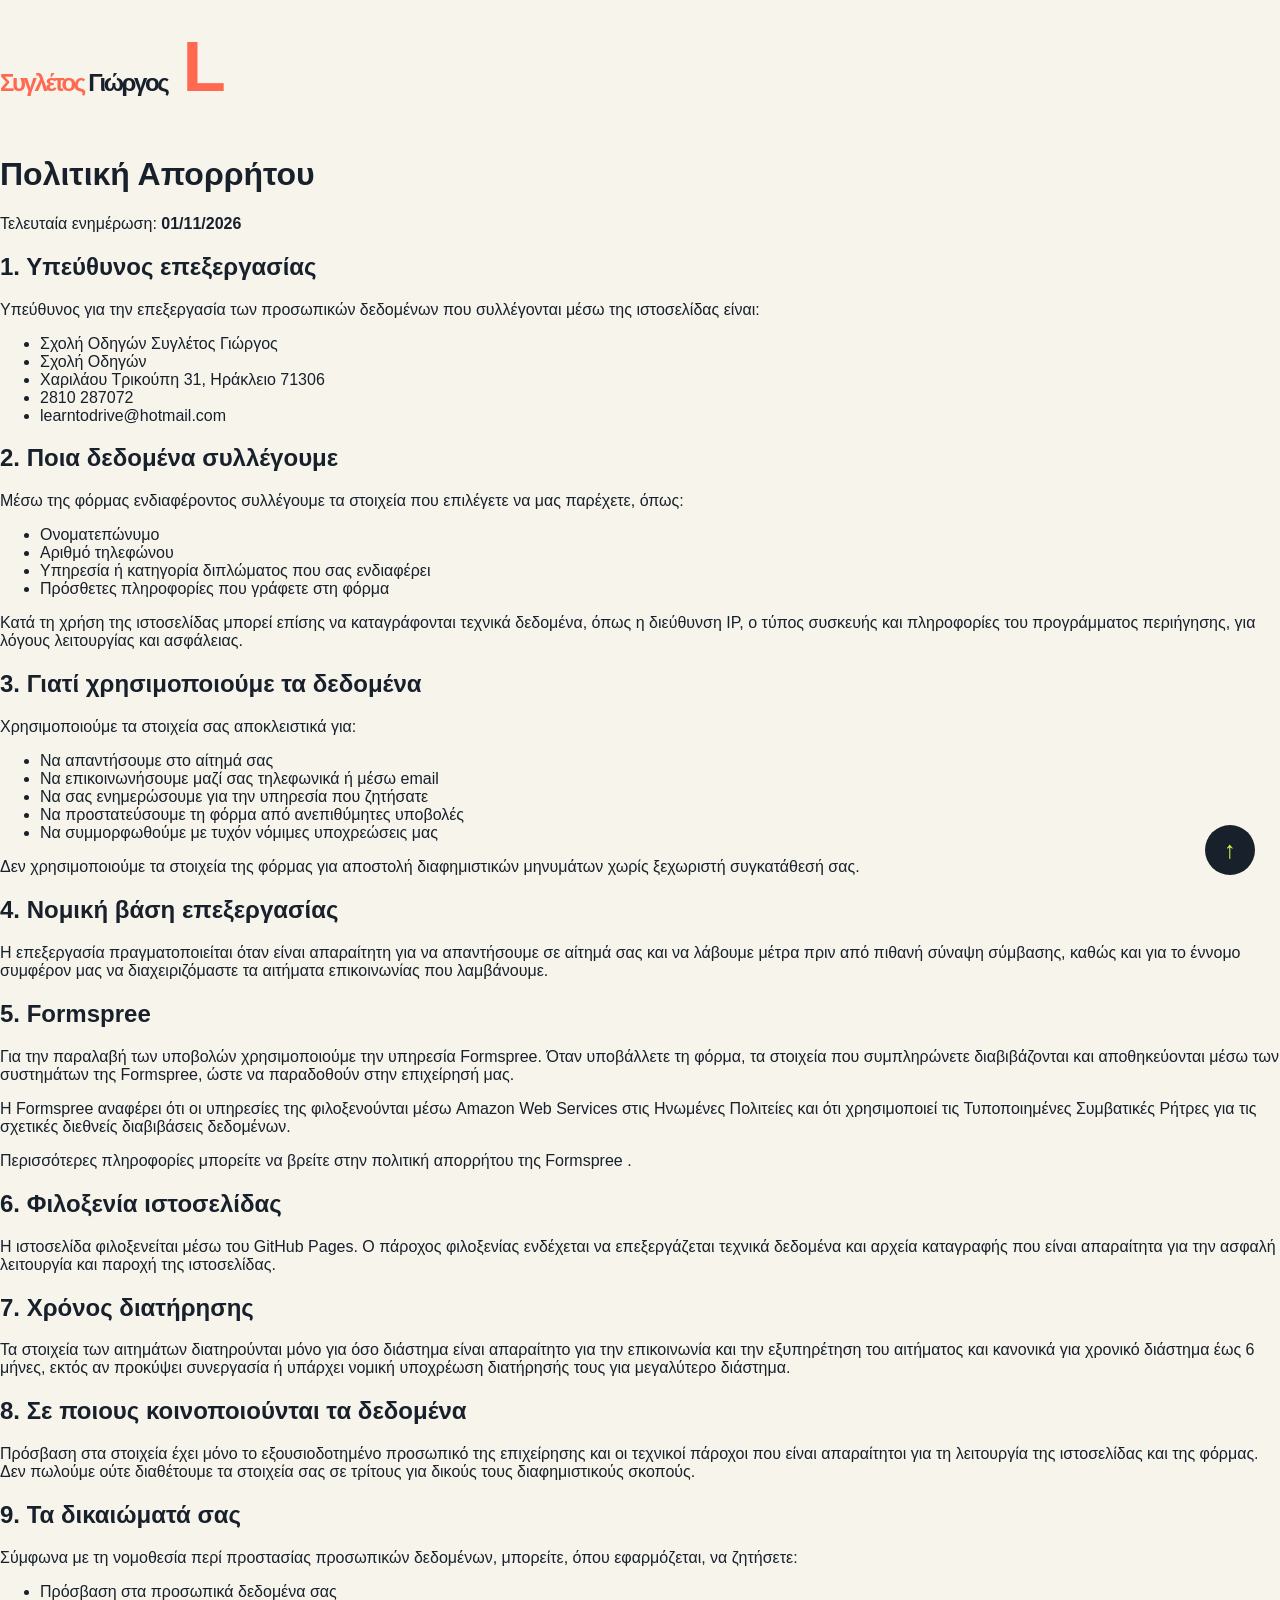
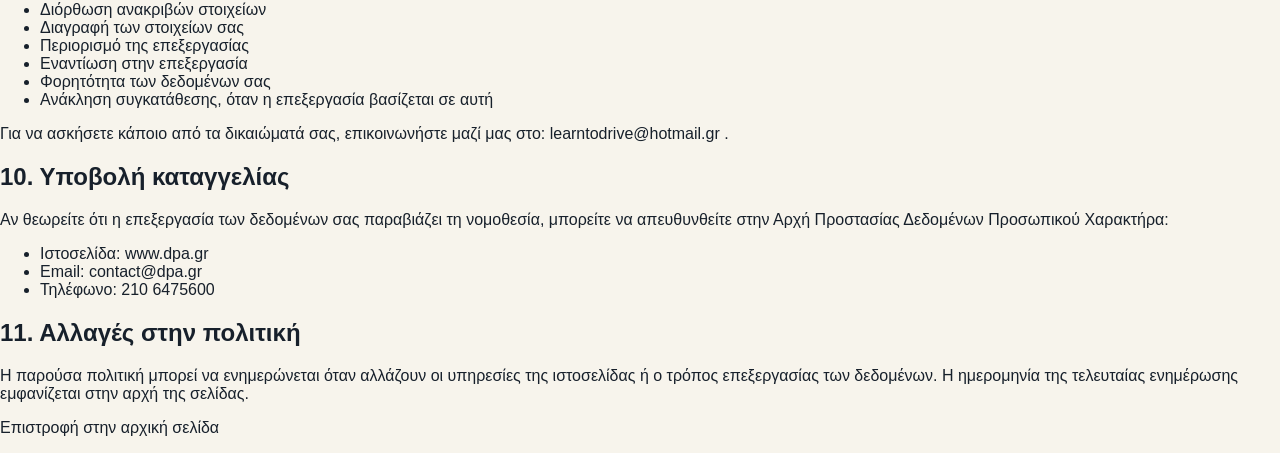
<file: privacy.html>
<!DOCTYPE html>
<html lang="el">
<head>
    <meta charset="UTF-8">
    <meta name="viewport" content="width=device-width, initial-scale=1.0">

    <title>Πολιτική Απορρήτου | Σχολή Οδηγών Συγλέτος</title>

    <meta
        name="description"
        content="Πολιτική απορρήτου και προστασίας προσωπικών δεδομένων."
    >

    <link rel="stylesheet" href="styles.css">
</head>

<body>
<a class="logo" href="index.html"><span>Συγλέτος </span>Γιώργος <span style="padding: 0px; font-weight: 700; text-transform: uppercase; cursor: text; line-height: 1.9; letter-spacing: -2.7px; word-spacing: 0px; font-family: 'Space Grotesk', sans-serif;" class="logo-dot">L</span> </a>
    <main class="privacy-page">
        <h1>Πολιτική Απορρήτου</h1>

        <p>
            Τελευταία ενημέρωση:
            <strong>01/11/2026</strong>
        </p>

        <h2>1. Υπεύθυνος επεξεργασίας</h2>

        <p>
            Υπεύθυνος για την επεξεργασία των προσωπικών δεδομένων
            που συλλέγονται μέσω της ιστοσελίδας είναι:
        </p>

        <ul>
            <li>Σχολή Οδηγών Συγλέτος Γιώργος</li>
            <li>Σχολή Οδηγών</li>
            <li>Χαριλάου Τρικούπη 31, Ηράκλειο 71306</li>
            <li>2810 287072</li>
            <li>learntodrive@hotmail.com</li>
        </ul>

        <h2>2. Ποια δεδομένα συλλέγουμε</h2>

        <p>
            Μέσω της φόρμας ενδιαφέροντος συλλέγουμε τα στοιχεία που
            επιλέγετε να μας παρέχετε, όπως:
        </p>

        <ul>
            <li>Ονοματεπώνυμο</li>
            <li>Αριθμό τηλεφώνου</li>
            <li>Υπηρεσία ή κατηγορία διπλώματος που σας ενδιαφέρει</li>
            <li>Πρόσθετες πληροφορίες που γράφετε στη φόρμα</li>
        </ul>

        <p>
            Κατά τη χρήση της ιστοσελίδας μπορεί επίσης να
            καταγράφονται τεχνικά δεδομένα, όπως η διεύθυνση IP,
            ο τύπος συσκευής και πληροφορίες του προγράμματος
            περιήγησης, για λόγους λειτουργίας και ασφάλειας.
        </p>

        <h2>3. Γιατί χρησιμοποιούμε τα δεδομένα</h2>

        <p>Χρησιμοποιούμε τα στοιχεία σας αποκλειστικά για:</p>

        <ul>
            <li>Να απαντήσουμε στο αίτημά σας</li>
            <li>Να επικοινωνήσουμε μαζί σας τηλεφωνικά ή μέσω email</li>
            <li>Να σας ενημερώσουμε για την υπηρεσία που ζητήσατε</li>
            <li>Να προστατεύσουμε τη φόρμα από ανεπιθύμητες υποβολές</li>
            <li>Να συμμορφωθούμε με τυχόν νόμιμες υποχρεώσεις μας</li>
        </ul>

        <p>
            Δεν χρησιμοποιούμε τα στοιχεία της φόρμας για αποστολή
            διαφημιστικών μηνυμάτων χωρίς ξεχωριστή συγκατάθεσή σας.
        </p>

        <h2>4. Νομική βάση επεξεργασίας</h2>

        <p>
            Η επεξεργασία πραγματοποιείται όταν είναι απαραίτητη για
            να απαντήσουμε σε αίτημά σας και να λάβουμε μέτρα πριν από
            πιθανή σύναψη σύμβασης, καθώς και για το έννομο συμφέρον
            μας να διαχειριζόμαστε τα αιτήματα επικοινωνίας που
            λαμβάνουμε.
        </p>

        <h2>5. Formspree</h2>

        <p>
            Για την παραλαβή των υποβολών χρησιμοποιούμε την υπηρεσία
            Formspree. Όταν υποβάλλετε τη φόρμα, τα στοιχεία που
            συμπληρώνετε διαβιβάζονται και αποθηκεύονται μέσω των
            συστημάτων της Formspree, ώστε να παραδοθούν στην
            επιχείρησή μας.
        </p>

        <p>
            Η Formspree αναφέρει ότι οι υπηρεσίες της φιλοξενούνται
            μέσω Amazon Web Services στις Ηνωμένες Πολιτείες και ότι
            χρησιμοποιεί τις Τυποποιημένες Συμβατικές Ρήτρες για τις
            σχετικές διεθνείς διαβιβάσεις δεδομένων.
        </p>

        <p>
            Περισσότερες πληροφορίες μπορείτε να βρείτε στην
            <a
                href="https://formspree.io/legal/privacy-policy/"
                target="_blank"
                rel="noopener noreferrer"
            >
                πολιτική απορρήτου της Formspree
            </a>.
        </p>

        <h2>6. Φιλοξενία ιστοσελίδας</h2>

        <p>
            Η ιστοσελίδα φιλοξενείται μέσω του GitHub Pages. Ο πάροχος
            φιλοξενίας ενδέχεται να επεξεργάζεται τεχνικά δεδομένα και
            αρχεία καταγραφής που είναι απαραίτητα για την ασφαλή
            λειτουργία και παροχή της ιστοσελίδας.
        </p>

        <h2>7. Χρόνος διατήρησης</h2>

        <p>
            Τα στοιχεία των αιτημάτων διατηρούνται μόνο για όσο
            διάστημα είναι απαραίτητο για την επικοινωνία και την
            εξυπηρέτηση του αιτήματος και κανονικά για χρονικό
            διάστημα έως 6 μήνες, εκτός αν προκύψει συνεργασία
            ή υπάρχει νομική υποχρέωση διατήρησής τους για μεγαλύτερο
            διάστημα.
        </p>

        <h2>8. Σε ποιους κοινοποιούνται τα δεδομένα</h2>

        <p>
            Πρόσβαση στα στοιχεία έχει μόνο το εξουσιοδοτημένο
            προσωπικό της επιχείρησης και οι τεχνικοί πάροχοι που
            είναι απαραίτητοι για τη λειτουργία της ιστοσελίδας και
            της φόρμας. Δεν πωλούμε ούτε διαθέτουμε τα στοιχεία σας
            σε τρίτους για δικούς τους διαφημιστικούς σκοπούς.
        </p>

        <h2>9. Τα δικαιώματά σας</h2>

        <p>
            Σύμφωνα με τη νομοθεσία περί προστασίας προσωπικών
            δεδομένων, μπορείτε, όπου εφαρμόζεται, να ζητήσετε:
        </p>

        <ul>
            <li>Πρόσβαση στα προσωπικά δεδομένα σας</li>
            <li>Διόρθωση ανακριβών στοιχείων</li>
            <li>Διαγραφή των στοιχείων σας</li>
            <li>Περιορισμό της επεξεργασίας</li>
            <li>Εναντίωση στην επεξεργασία</li>
            <li>Φορητότητα των δεδομένων σας</li>
            <li>Ανάκληση συγκατάθεσης, όταν η επεξεργασία βασίζεται σε αυτή</li>
        </ul>

        <p>
            Για να ασκήσετε κάποιο από τα δικαιώματά σας, επικοινωνήστε
            μαζί μας στο:
            <a href="mailto:learntodrive@hotmail.gr">
                learntodrive@hotmail.gr
            </a>.
        </p>

        <h2>10. Υποβολή καταγγελίας</h2>

        <p>
            Αν θεωρείτε ότι η επεξεργασία των δεδομένων σας παραβιάζει
            τη νομοθεσία, μπορείτε να απευθυνθείτε στην Αρχή Προστασίας
            Δεδομένων Προσωπικού Χαρακτήρα:
        </p>

        <ul>
            <li>
                Ιστοσελίδα:
                <a
                    href="https://www.dpa.gr/"
                    target="_blank"
                    rel="noopener noreferrer"
                >
                    www.dpa.gr
                </a>
            </li>
            <li>Email: contact@dpa.gr</li>
            <li>Τηλέφωνο: 210 6475600</li>
        </ul>

        <h2>11. Αλλαγές στην πολιτική</h2>

        <p>
            Η παρούσα πολιτική μπορεί να ενημερώνεται όταν αλλάζουν
            οι υπηρεσίες της ιστοσελίδας ή ο τρόπος επεξεργασίας των
            δεδομένων. Η ημερομηνία της τελευταίας ενημέρωσης
            εμφανίζεται στην αρχή της σελίδας.
        </p>

        <p>
            <a href="index.html">Επιστροφή στην αρχική σελίδα</a>
        </p>
    </main>
<a href="#" class="btn btn-brand back-to-top">↑</a>
</body>
</html>
</file>
<file: styles.css>
:root{
    --ink:#17202b;
    --cream:#f7f4ec;
    --lime:#d8ff4d;
    --coral:#ff694f;
    --blue:#a8d7ff;
    --muted:#6d737a;
    --dodgerblue:#1e90ff;
    --aqua:#00ffff;
    --navy:#17202b;
    --petrol:#176B6B;
    --winered:#7A3E48
}
*{
    box-sizing:border-box;
}

html{
    scroll-behavior:smooth;
}

body{
    margin:0;
    background:var(--cream);
    color:var(--ink);
    font-family:'Roboto Flex',Arial,sans-serif;
    overflow-x:hidden;
}

a{
    color:inherit;
    text-decoration:none;
}

img{
    max-width:100%;
    height:auto;
}

.skip-link{
    position:absolute;
    left:-999px;
}

.skip-link:focus{
    left:1rem;
    top:1rem;
    z-index:10;
    background:#fff;
    padding:.6rem;
}


/* HEADER */

.site-header{
    height:84px;
    display:flex;
    align-items:center;
    justify-content:space-between;
    max-width:1280px;
    margin:auto;
    padding:0 5vw;
}

.logo{
    font-family: 'Roboto Flex', Arial, sans-serif !important;
  font-weight: 700;
    letter-spacing:-.1em;
    font-size: clamp(1.5rem, 2.6vw, 1.5rem);
    line-height: .95;
    
}
.logo:hover{
    color:var(--coral);
}
.logo span{
    color:var(--coral);
}

.logo-dot{
   color: crimson;
    position:relative;
    font-size: 71px;
    margin-left: 11px;

    
}

.primary-nav{
    display:flex;
    gap:2rem;
    align-items:center;
    font-size:.86rem;
    font-weight:700;
}

.primary-nav>a:not(.nav-cta):hover{
    color:var(--coral);
}

.nav-cta{
    background:var(--ink);
    color:white;
    padding:.8rem 1.1rem;
    border-radius:6px;
}

.nav-cta span{
    color:var(--lime);
    font-size:1.1rem;
    margin-left:.4rem;
}

.menu-toggle{
    display:none;
    background:none;
    border:0;
}


/* HERO */

.hero{
    min-height:620px;
    max-width:1280px;
    margin:auto;
    padding:5.3rem 5vw 4rem;
    display:grid;
    grid-template-columns:1.02fr .98fr;
    gap:3rem;
    overflow:hidden;
}

.eyebrow{
    font-size:.69rem;
    font-weight:800;
    letter-spacing:.12em;
    text-transform:uppercase;
    margin:0 0 1.25rem;
    display:flex;
    align-items:center;
    gap:.55rem;
}

.eyebrow span{
    width:23px;
    height:2px;
    background:var(--coral);
    display:inline-block;
}




.hero h1,
.section h2,
.contact h2,
.course-card h3,
.steps h3,
blockquote
 {
  font-family:'Roboto Flex', Arial, sans-serif !important;
  font-weight: 700;
}
.hero h1{
    font-size: clamp(3.5rem, 5.5vw, 5.5rem);
    line-height: .95;
}
.contact h2.dr{
    font-size: clamp(2.5rem, 4.5vw, 4.5rem);
    line-height: .95;
}
h2.ho1{font-size: clamp(2.0rem, 4.0vw, 4.0rem);
    line-height: .95;}
.hero h1 em,
.section h2 em,
.contact h2 em{
    font-style:normal;
    color:var(-- dodgerblue);
}
.contact h2 .em1{
    color:var (--lime);
}
.hero-text{
    font-size:1rem;
    line-height:1.7;
    max-width:480px;
    margin:1.8rem 0;
    color:#525b63;
}

.hero-actions{
    display:flex;
    align-items:center;
    gap:1.6rem;
}

.button{
    border:0;
    font:800 .82rem 'Roboto Flex', Arial, sans-serif;
    display:inline-flex;
    align-items:center;
    gap:1.2rem;
    padding:1.1rem 1.4rem;
    border-radius:6px;
    cursor:pointer;
}

.button-primary{
    background:var(--coral);
    color:white;
    box-shadow:5px 5px 0 var(--ink);
}

.button span{
    font-size:1.2rem;
}

.text-link{
    font-weight:800;
    font-size:.82rem;
    border-bottom:1px solid var(--ink);
    padding-bottom:.22rem;
}

.text-link span{
    margin-left:.4rem;
}

.hero-stats{
    display:flex;
    gap:1.8rem;
    margin-top:4.7rem;
}

.hero-stats div{
    display:grid;
    gap:2.5rem;
}

.hero-stats strong{
    font:700 1.20rem 'Roboto Flex', Arial, sans-serif;
}

.hero-stats span{
    font-size:.64rem;
    color:var(--muted);
    font-weight:700;
}

/* TICKER */

.ticker{
    background:var(--lime);
    white-space:nowrap;
    overflow:hidden;
    padding:14px 0;
    font:800 .77rem 'Roboto Flex', Arial, sans-serif;
    letter-spacing:.07em;
    width:100%;
}

.ticker div{
    display:inline-block;
    width:max-content;
    padding-left:100%;
    animation:ticker-scroll 50s linear infinite;
}

.ticker i{
    font-style:normal;
    color:var(--coral);
    padding:0 1.4rem;
}

@keyframes ticker-scroll{
    from{
        transform:translateX(0);
    }

    to{
        transform:translateX(-100%);
    }
}


/* SECTIONS */

.section{
    max-width:1280px;
    margin:auto;
    padding:7.7rem 5vw;
}

.section-heading h2{
    font-size:clamp(2.7rem,5vw,4.7rem);
}


/* COURSES */

.course-grid{
    display:grid;
    grid-template-columns:repeat(3,1fr);
    gap:1.1rem;
    margin-top:3rem;
}

.course-card{
border-radius:10px;
padding:1.5rem;
min-height:250px;
display:flex;
flex-direction:column;
align-items:flex-start;
opacity:0;
transform:translateY(60px);
transition:opacity .7s ease,transform .7s ease;
}
.course-card.show{
opacity:1;
transform:translateY(0);
}
.course-card:nth-child(1){
transition-delay:0s;
}
.course-card:nth-child(2){
transition-delay:.15s;
}
.course-card:nth-child(3){
transition-delay:.30s;
}
.course-card:nth-child(4){
transition-delay:.45s;
}
.course-card:nth-child(5){
transition-delay:.55s;
}
.course-card:nth-child(6){
transition-delay:.59s;
}
.course-car{
    background:var(--coral);
    color:#fff;
}

.course-bike{
    background:var(--ink);
    color:#fff;
}
.course-truck{
    background:var(--winered);
    color:#fff;
}
.course-bus{
    background:var(--petrol);
    color:#fff;
}
.course-refresh{
    background:var(--blue);
}
.course-refresh1{
    background-color:#c7a53d;
    color: #17202B;
}
.course-icon{
    font-size:2.7rem;
    margin-bottom:1.7rem;
}

.course-card p{
    font-size:.62rem;
    letter-spacing:.12em;
    font-weight:800;
    margin:0 0 .8rem;
}

.course-card h3{
    font:700 2rem 'Roboto Flex', Arial, sans-serif;
    letter-spacing:-.06em;
    margin:0;
}

.course-card>span{
    font-size:.8rem;
    margin-top:.4rem;
    opacity:.85;
}

.course-card a{
    font-size:.72rem;
    font-weight:800;
    margin-top:auto;
    border-bottom:1px solid currentColor;
    padding-bottom:.3rem;
}

.course-card b{
    font-size:1.1rem;
    margin-left:.5rem;
}


/* HOW */

.how{
    background:var(--ink);
    max-width:none;
    color:#fff;
    display:grid;
    grid-template-columns:.75fr 1.25fr;
    gap:8vw;
    padding-left:max(5vw,calc((100% - 1152px)/2));
    padding-right:max(5vw,calc((100% - 1152px)/2));
}

.light span{
    background:var(--lime);
}

.how h2 em{
    color:var(--lime);
}

.how-intro>p:last-child{
    max-width:300px;
    color:#b9c1c7;
    line-height:1.7;
    font-size:.9rem;
    margin-top:1.5rem;
}

.steps{
    list-style:none;
    margin:0;
    padding:0;
    counter-reset:steps;
    
}

.steps li{
border-top:1px solid #46505a;
padding:1.6rem 0;
display:grid;
grid-template-columns:80px 1fr;
gap:1rem;
opacity:0;
transform:translateX(-60px);
transition:opacity .7s ease,transform .7s ease;
}

.steps li.show{
opacity:1;
transform:translateY(0);
}

.steps li:nth-child(1){
transition-delay:0s;
}

.steps li:nth-child(2){
transition-delay:.15s;
}

.steps li:nth-child(3){
transition-delay:.30s;
}

.steps li:last-child{
    border-bottom:1px solid #46505a;
}

.steps li>span{
    font:600 1rem 'Roboto Flex', Arial, sans-serif;
    color:var(--lime);
}

.steps h3{
    font:700 1.7rem 'Roboto Flex', Arial, sans-serif;
    letter-spacing:-.05em;
    margin:0 0 .3rem;
}

.steps p{
    color:#b9c1c7;
    font-size:.84rem;
    line-height:1.6;
    margin:0;
    max-width:430px;
}


/* REVIEWS */

.reviews{
    display:grid;
    grid-template-columns:.9fr 1.1fr;
    gap:5vw;
    align-items:center;
}

.quote-card{
    background:#fff;
    border-radius:12px;
    padding:2.8rem;
    box-shadow:10px 10px 0 var(--blue);
}

.quote-mark{
    font:700 5rem/0.6 Georgia;
    color:var(--coral);
}

blockquote{
    font:600 clamp(1.15rem,2vw,1.65rem)/1.55 'Roboto Flex', Arial, sans-serif;
    letter-spacing:-0.05em;
    margin:1.7rem 0 2rem;
}

.reviewer{
    display:flex;
    align-items:center;
    gap:.7rem;
}

.avatar{
    width:40px;
    height:40px;
    background:var(--coral);
    color:var(--lime);
    border-radius:50%;
    display:grid;
    place-items:center;
    font-size:1.3rem;
    font-weight:800;
}
.tell{
    color:inherit;
    text-decoration:none;
    cursor:pointer;
}

.tell:hover{
    text-decoration:underline;
}
.reviewer strong,
.reviewer span{
    display:block;
    font-size:.68rem;
}

.reviewer span{
    color:var(--muted);
    margin-top:.2rem;
}

.stars{
    margin-left:auto;
    color:#e4b100;
    letter-spacing:.06em;
}


/* CONTACT */

.contact{
    background:var(--aqua);
    padding:6rem max(5vw,calc((100% - 1152px)/2));
    display:grid;
    grid-template-columns:1fr 1fr;
    gap:9vw;
}

.contact h2 em{
    color:coral;
}

.contact>div>p:last-child{
    font-size:.9rem;
    line-height:1.7;
    max-width:320px;
    margin-top:1.4rem;
}
.con{
    background:var(--aqua);
    padding:6rem max(5vw, calc((100% - 1152px)/2));

    display:grid;
    grid-template-columns:1fr 1fr;
    column-gap:4rem;
    align-items:start;
}
.con1{
    min-height: 250px;
}
.loc{
    grid-column:1;
    grid-row:1;
    justify-self:start;
    margin:0;
    color:#17202b;
}.loca{
    grid-column:2;
    grid-row:1;
    justify-self:start;
    margin:0;
    color:17202b;
}
.loca1{grid-column:1;
    grid-row:1;
    justify-self:start;
    margin:0;
    transform: translateY(-65px);
    color:#17202b;
}
.loca2{
    grid-column:1;
    grid-row:1;
    justify-self:start;
    margin:0;
    transform: translateY(-05px);
    color:#17202b;
}
.loca21{
    font-size: 14px;
    color:#006400;
}
.loca3{
    grid-column:1;
    grid-row:1;
    justify-self:start;
    margin:0;
    transform: translateY(15px);
    color:#17202b;
}
.loca41{
    grid-column:1;
    grid-row:1;
    justify-self:start;
    margin:0;
    transform: translateX(-1px);
    color:#17202b;
}
.loca4{
    grid-column:1;
    grid-row:1;
    justify-self:start;
    margin:0;
    transform: translateY(60px);
    color:#17202b;
}
.loca5{
    grid-column:2;
    grid-row:1;
    justify-self:center;
    margin:0;
    transform: translateY(-65px);
    color:#17202b;
}
.loca6{
    grid-column:2;
    grid-row:1;
    justify-self:center;
    margin:0;
    transform: translateY(-5px);
    color:#17202b;
}
.loca7{
    grid-column:2;
    grid-row:1;
    justify-self:center;
    margin:0;
    transform: translateY(40px);
    color:#17202b;
}
.loca8{
    grid-column:2;
    grid-row:1;
    justify-self:center;
    margin:0;
    transform: translateY(100px);
    color:#17202b;
}
.google-map{
    width:100%;
    max-width:850px;
    height:550px;
    border:0;
    border-radius:30px;
}

.cona{
    grid-column:1;
    grid-row:2;

    justify-self:start;

    background:var(--cream);
    padding:1.5rem;
    border-radius:49px;
    display:grid;
    gap:1rem;
    width:450px;
    max-width:100%;
    margin-top:1rem;
}
.cona label{
    font-size:.67rem;
    text-transform:uppercase;
    letter-spacing:.08em;
    font-weight:800;
}
.cona input,
.cona select,
.cona textarea{
    display:block;
    width:100%;
    max-width:100%;
    border:0;
    border-bottom:1px solid #c8c5bc;
    background:transparent;
    padding:.65rem 0;
    color:var(--ink);
    font:500 .9rem 'Roboto Flex', Arial, sans-serif;
    outline-color:var(--coral);
}

.contact-form textarea{
    min-height:100px;
    resize:vertical;
}
.contact-form{
    background:var(--cream);
    padding:1.5rem;
    border-radius:10px;
    display:grid;
    gap:1rem;
    width:100%;
    min-width:0;
}

.contact-form label{
    font-size:.67rem;
    text-transform:uppercase;
    letter-spacing:.08em;
    font-weight:800;
}

.contact-form input,
.contact-form select,
.contact-form textarea{
    display:block;
    width:100%;
    max-width:100%;
    border:0;
    border-bottom:1px solid #c8c5bc;
    background:transparent;
    padding:.65rem 0;
    color:var(--ink);
    font:500 .9rem 'Roboto Flex', Arial, sans-serif;
    outline-color:var(--coral);
}

.contact-form textarea{
    min-height:100px;
    resize:vertical;
}

#other-course{
    width:100%;
    max-width:100%;
    min-height:100px;
    resize:vertical;
}

.button-dark{
    background:var(--ink);
    color:#fff;
    justify-content:space-between;
    margin-top:.5rem;
}

.button-dark span{
    color:var(--lime);
}

.form-message{
    font-size:.75rem;
    font-weight:700;
    margin:0;
    color:#356325;
}

.back-to-top{
    position:fixed;
    right:25px;
    bottom:25px;

    width:50px;
    height:50px;

    display:flex;
    align-items:center;
    justify-content:center;

    background:var(--ink);
    color:var(--lime);

    border-radius:50%;
    font-size:24px;
    font-weight:bold;

    z-index:1000;
    cursor:pointer;
}

/* FOOTER */

footer{
    max-width:1280px;
    margin:auto;
    padding:2.2rem 5vw;
    display:flex;
    align-items:center;
    justify-content:space-between;
    font-size:.68rem;
    color:var(--muted);
}

footer div{
    display:flex;
    flex-direction: column;
    gap:1rem;
    align-items: flex-start;
}

footer a:hover{
    color:var(--coral);
}


/* =========================
   TABLET
   ========================= */

/* =========================
   TABLET — 761px έως 1024px
   ========================= */

@media (min-width: 761px) and (max-width: 1024px) {

  .site-header,
  .hero,
  .section,
  footer {
    max-width: 100%;
  }


  /* HEADER */

  .logo {
    font-family: 'Roboto Flex', Arial, sans-serif;
    font-size: 1.55rem;
    font-weight: 700;
    line-height: 1;
    letter-spacing: -0.06em;
  }


  /* HERO */

  .hero {
    grid-template-columns: 1fr 1fr;
    gap: 2rem;
    padding-top: 4.5rem;
    padding-left: 4vw;
    padding-right: 4vw;
  }

  .hero h1 {
    font-family: 'Roboto Flex', Arial, sans-serif;
    font-size: clamp(3rem, 6vw, 4.2rem);
    font-weight: 700;
    line-height: 0.98;
    letter-spacing: -0.04em;
  }

  .hero-visual {
    width: 100%;
  }


  /* SECTIONS */

  .section h2 {
    font-family: 'Roboto Flex', Arial, sans-serif;
    font-size: clamp(2.5rem, 5vw, 3.4rem);
    font-weight: 700;
    line-height: 1;
    letter-spacing: -0.035em;
  }


  /* COURSES */

  .course-grid {
    gap: 1rem;
  }

  .course-card h3 {
    margin: 0;
    font-family: 'Roboto Flex', Arial, sans-serif;
    font-size: 1.85rem;
    font-weight: 700;
    line-height: 1.1;
    letter-spacing: -0.05em;
  }

  .course-card > span {
    margin-top: 0.4rem;
    font-size: 0.8rem;
    opacity: 0.85;
  }

  .course-card a {
    margin-top: auto;
    padding-bottom: 0.3rem;
    border-bottom: 1px solid currentColor;
    font-size: 0.72rem;
    font-weight: 800;
  }

  .course-card b {
    margin-left: 0.5rem;
    font-size: 1.1rem;
  }


  /* CONTACT */

  .contact {
    gap: 4vw;
  }

  .contact h2 {
    font-family: 'Roboto Flex', Arial, sans-serif;
    font-size: clamp(2.7rem, 5vw, 3.5rem);
    font-weight: 700;
    line-height: 1;
    letter-spacing: -0.04em;
  }

  .contact-form,
  .cona-form {
    width: 100%;
    min-width: 0;
  }
}

/* =========================
   MOBILE — έως 760px
   ========================= */

@media (max-width: 760px) {

  /* HEADER */

  .site-header {
    height: 70px;
  }

  .menu-toggle {
    display: grid;
    gap: 4px;
    padding: 7px;
  }

  .menu-toggle span {
    width: 23px;
    height: 2px;
    background: var(--ink);
  }

  .primary-nav {
    display: none;
    position: absolute;
    top: 70px;
    left: 0;
    right: 0;
    z-index: 10;
    padding: 1.5rem 5vw;
    background: var(--cream);
    flex-direction: column;
    align-items: flex-start;
    gap: 1rem;
    box-shadow: 0 10px 18px #0001;
  }

  .primary-nav.open {
    display: flex;
  }

  .logo {
    font-size: 1.35rem;
  }


  /* HERO */

  .hero {
    grid-template-columns: 1fr;
    padding-top: 3.5rem;
    gap: 3rem;
  }
.eyebrow{
    width:100%;
    max-width:none;
    white-space:nowrap;
    font-size:.65rem;
    gap:.55rem;
}
  .hero h1 {
    font-size: clamp(2.4rem, 11vw, 3.2rem);
    line-height: 0.98;
    letter-spacing: -0.035em;
  }

  .hero-actions {
    flex-wrap: wrap;
    gap: 1rem;
  }

  .hero-visual {
    width: 100%;
    min-height: 360px;
  }

  .car-card {
    width: 80%;
    left: 10%;
  }

  .hero-stats{
    display:block;
    width:100%;
    max-width:none;
    margin-top:1rem;
}

.hero-stats > div{
    width:100%;
    max-width:none;
}

.hero-stats strong{
    display:block;
    width:100%;
    white-space:nowrap;
}

  .hero-stats span {
    font-size: 0.55rem;
  }


  /* SECTIONS */

  .section {
    padding-top: 5rem;
    padding-bottom: 5rem;
  }

  .section h2 {
    font-size: clamp(2rem, 8vw, 2.6rem);
    line-height: 1;
    letter-spacing: -0.03em;
  }


  /* COURSES */

  .course-grid {
    grid-template-columns: 1fr;
  }

  .course-card {
    min-height: 240px;
  }

  .course-card h3 {
    margin: 0;
    font-size: 1.7rem;
    line-height: 1.1;
    letter-spacing: -0.04em;
  }

  .course-card > span {
    margin-top: 0.4rem;
    font-size: 0.8rem;
    opacity: 0.85;
  }

  .course-card a {
    margin-top: auto;
    padding-bottom: 0.3rem;
    border-bottom: 1px solid currentColor;
    font-size: 0.72rem;
    font-weight: 800;
  }

  .course-card b {
    margin-left: 0.5rem;
    font-size: 1.1rem;
  }


  /* HOW / REVIEWS / CONTACT */

  .how,
  .reviews,
  .contact {
    grid-template-columns: 1fr;
    gap: 3rem;
  }

  .how {
    padding-top: 5rem;
    padding-bottom: 5rem;
  }

  .reviews {
    padding-bottom: 6rem;
  }

  .quote-card {
    padding: 1.8rem;
  }

  .contact {
    padding-top: 5rem;
    padding-bottom: 5rem;
  }

  .contact h2 {
    font-size: clamp(2.2rem, 9vw, 2.8rem);
    line-height: 1;
    letter-spacing: -0.03em;
  }


  /* FORMS */

  .contact-form,
  .cona-form {
    width: 100%;
  }

  .contact-form input,
  .contact-form select,
  .contact-form textarea,
  .contact-form button,
  .cona-form input,
  .cona-form select,
  .cona-form textarea,
  .cona-form button {
    width: 100%;
    max-width: 100%;
    font-size: 16px;
  }

  #other-course {
    width: 100%;
    min-height: 100px;
  }

  .button-dark {
    width: 100%;
  }


  /* CONTACT PAGE */

  .con {
    width: 100%;
    max-width: 100%;
    padding: 4rem 5vw;
    align-items: flex-start;
  }

  .loc {
    width: 100%;
  }

  .google-map {
    width: 100%;
    max-width: 100%;
    height: 300px;
  }

  .cona {
    width: 100%;
    max-width: 100%;
  }

  .con1 {
    display: grid;
    grid-template-columns: 1fr;
    gap: 1rem;
    width: 100%;
    max-width: 100%;
    padding: 2rem 5vw;
  }

  .con1 > * {
    grid-column: 1 !important;
    grid-row: auto !important;
    position: static !important;
    transform: none !important;
    width: 100%;
    max-width: 100%;
    margin-left: 0 !important;
    margin-right: 0 !important;
  }

  .loca21 {
    display: inline-block;
    vertical-align: middle;
    font-size: 24px;
    line-height: 1;
  }


  /* DECORATIVE ELEMENTS */

  .road-sign {
    transform: scale(0.8);
  }

  .sign-one {
    top: 55px;
    left: -3%;
  }

  .sign-two {
    right: -4%;
    bottom: 22px;
  }

  .floating-note {
    bottom: 15%;
    left: 4%;
  }


  /* FOOTER */

  footer {
    flex-wrap: wrap;
    gap: 1.3rem;
    padding-left: 5vw;
    padding-right: 5vw;
  }
}
/* =========================
   VERY SMALL PHONES
   ========================= */

@media(max-width:400px){

    .site-header{
        padding-left:4vw;
        padding-right:4vw;
    }

    .hero{
        padding-left:4vw;
        padding-right:4vw;
    }
    .eyebrow{
        width:100%;
        max-width:none;
        white-space:nowrap;
        font-size:.55rem;
        gap:.35rem;
    }
    .section{
        padding-left:4vw;
        padding-right:4vw;
    }

    .contact{
        padding-left:4vw;
        padding-right:4vw;
    }
.cona{
        padding-left:4vw;
        padding-right:4vw;
    }
    .hero h1{
        font-size:clamp(2.4rem,12vw,3.4rem);
    }

    .hero-actions{
        flex-direction:column;
        align-items:stretch;
    }

    .hero-actions .button,
    .hero-actions .text-link{
        width:100%;
        justify-content:center;
        text-align:center;
    }

    .hero-stats{
        display:grid;
        grid-template-columns:repeat(2,1fr);
    }

    .hero-visual{
        min-height:320px;
        border-radius:150px 150px 12px 12px;
    }

    .sun{
        width:90px;
        height:90px;
        right:30px;
        top:35px;
    }

    .car-card{
        width:86%;
        left:7%;
        bottom:40px;
    }

    .course-card h3{
        font-size:1.7rem;
    }

    .steps li{
        grid-template-columns:50px 1fr;
    }

    .steps h3{
        font-size:1.4rem;
    }

    .quote-card{
        padding:1.4rem;
    }

    footer{
        flex-direction:column;
        align-items:flex-start;
    }

    footer div{
        flex-wrap:wrap;
    }
    

}
.bullet1::before {
    content: "•";
    color:var(--ink);
    font-size: 20px;
    margin-right: 8px
    }
.bullet::before {
    content: "•";
    color:var(--lime);
    font-size: 20px;
    margin-right: 8px
    }
</file>
